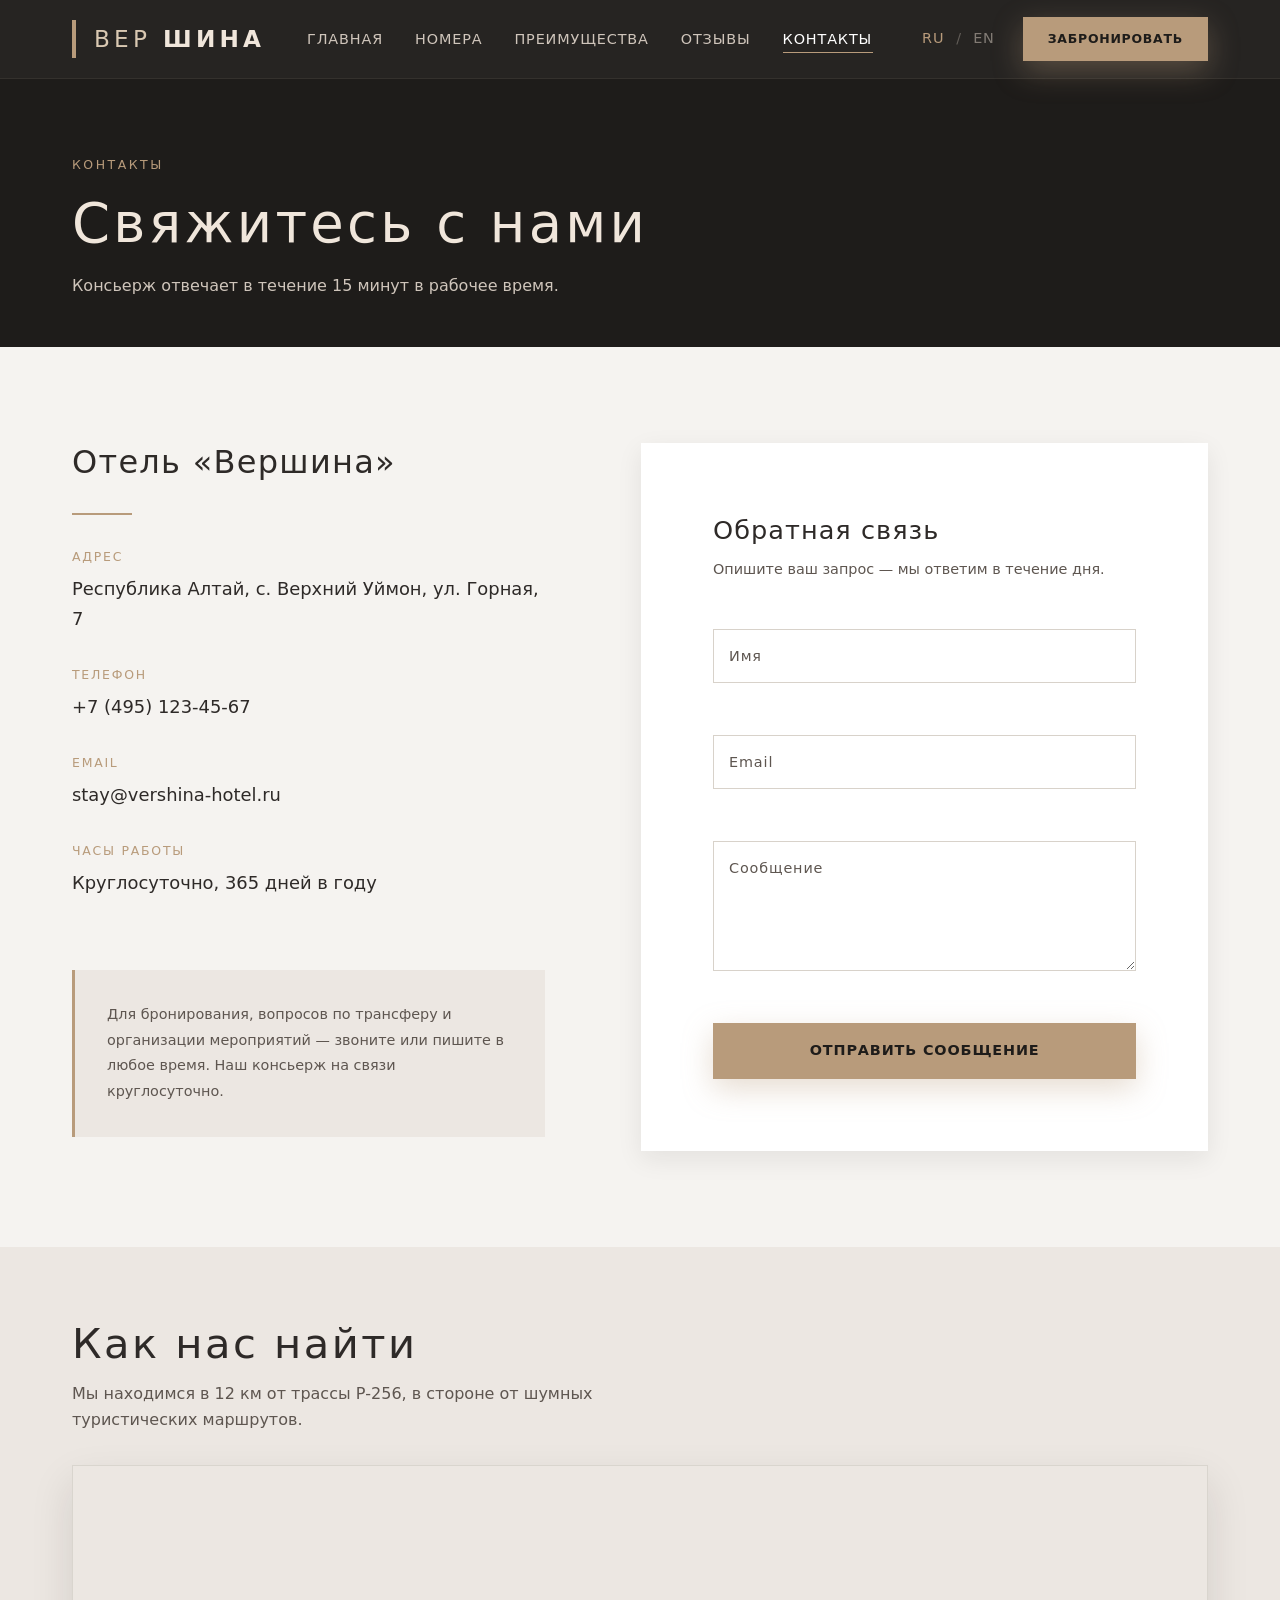
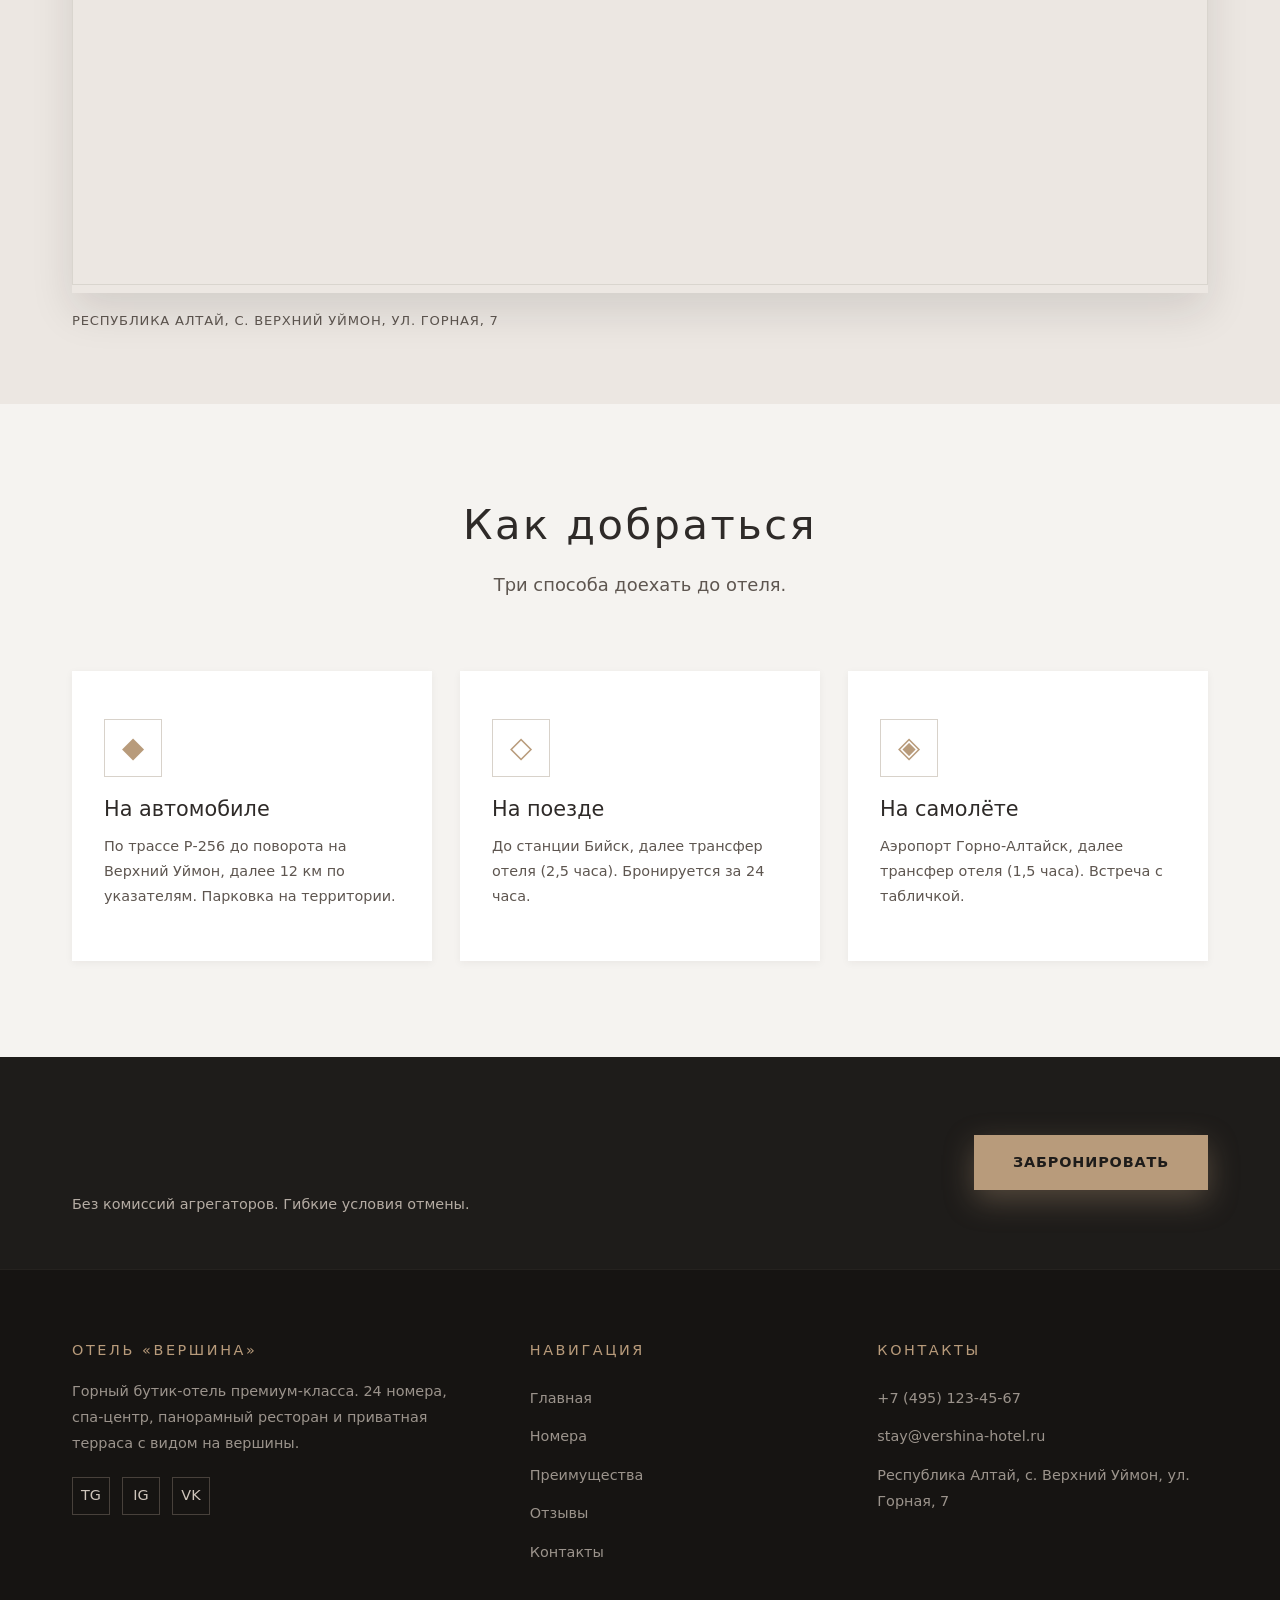
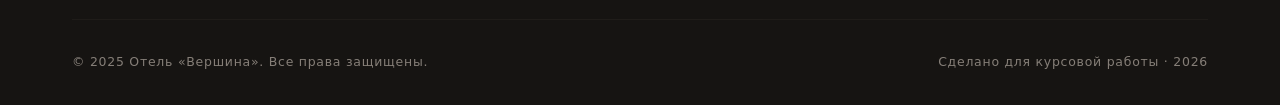
<file: contacts.html>
<!DOCTYPE html>
<html lang="ru" data-lang="ru">
<head>
  <meta charset="UTF-8">
  <meta name="viewport" content="width=device-width, initial-scale=1.0">
  <meta name="description" content="Контакты отеля «Вершина» — адрес, телефон, email, как добраться, форма обратной связи.">
  <title>Контакты — Отель «Вершина»</title>

  <link rel="stylesheet" href="css/variables.css">
  <link rel="stylesheet" href="css/base.css">
  <link rel="stylesheet" href="css/layout.css">
  <link rel="stylesheet" href="css/components.css">
  <link rel="stylesheet" href="css/animations.css">
  <link rel="stylesheet" href="css/responsive.css">

  <link rel="preconnect" href="https://images.unsplash.com">
</head>
<body>

  <div class="preloader" aria-hidden="true">
    <div class="preloader__logo">ВЕР<span>ШИНА</span></div>
    <div class="preloader__bar"></div>
  </div>

  <div class="scroll-progress" aria-hidden="true"></div>

  <header class="header">
    <div class="container header__inner">
      <a href="index.html" class="logo">ВЕР<strong>ШИНА</strong></a>

      <nav class="nav" id="main-nav">
        <ul class="nav__list">
          <li class="nav__item"><a href="index.html" class="nav__link" data-i18n="nav.home">Главная</a></li>
          <li class="nav__item"><a href="rooms.html" class="nav__link" data-i18n="nav.rooms">Номера</a></li>
          <li class="nav__item"><a href="advantages.html" class="nav__link" data-i18n="nav.advantages">Преимущества</a></li>
          <li class="nav__item"><a href="reviews.html" class="nav__link" data-i18n="nav.reviews">Отзывы</a></li>
          <li class="nav__item"><a href="contacts.html" class="nav__link" data-i18n="nav.contacts">Контакты</a></li>
        </ul>
      </nav>

      <div class="header__actions">
        <div class="lang">
          <button class="lang__btn is-active" data-lang="ru">RU</button>
          <span class="lang__sep">/</span>
          <button class="lang__btn" data-lang="en">EN</button>
        </div>
        <button class="btn btn--sm btn--header" data-modal-open="modal-book" data-i18n="nav.book">Забронировать</button>
        <button class="burger" aria-label="Меню" aria-expanded="false" aria-controls="main-nav">
          <span></span><span></span><span></span>
        </button>
      </div>
    </div>
  </header>

  <main>

    <!-- Заголовок -->
    <section style="padding-block:var(--space-2xl) var(--space-xl);background:var(--color-bg-dark);color:var(--color-text-light);">
      <div class="container">
        <span class="accent" style="letter-spacing:0.2em;text-transform:uppercase;font-size:0.78rem;" data-i18n="contact.tag">Контакты</span>
        <h1 style="color:#f0e6db;margin-top:14px;font-size:var(--fs-4xl);font-weight:300;letter-spacing:0.06em;" data-i18n="contact.title">Свяжитесь с нами</h1>
        <p style="color:#cfc5bb;max-width:640px;margin-top:16px;" data-i18n="contact.sub">Консьерж отвечает в течение 15 минут в рабочее время.</p>
      </div>
    </section>

    <!-- Инфо + форма -->
    <section class="section">
      <div class="container">
        <div style="display:grid;grid-template-columns:1fr 1.2fr;gap:var(--space-3xl);align-items:start;" class="contacts-grid">

          <!-- Левая колонка: инфо -->
          <div class="reveal-left">
            <h2 style="font-size:var(--fs-2xl);font-weight:300;letter-spacing:0.04em;margin-bottom:var(--space-lg);">Отель «Вершина»</h2>
            <div class="divider"></div>

            <div style="display:flex;flex-direction:column;gap:var(--space-lg);margin-top:var(--space-lg);">

              <div>
                <div style="font-size:var(--fs-xs);letter-spacing:0.14em;text-transform:uppercase;color:var(--color-accent);margin-bottom:6px;" data-i18n="contact.address.label">Адрес</div>
                <div style="color:var(--color-text);font-size:var(--fs-md);" data-i18n="footer.address">Республика Алтай, с. Верхний Уймон, ул. Горная, 7</div>
              </div>

              <div>
                <div style="font-size:var(--fs-xs);letter-spacing:0.14em;text-transform:uppercase;color:var(--color-accent);margin-bottom:6px;" data-i18n="contact.phone.label">Телефон</div>
                <a href="tel:+74951234567" style="color:var(--color-text);font-size:var(--fs-md);transition:color var(--tr-base);" onmouseover="this.style.color='var(--color-accent)'" onmouseout="this.style.color='var(--color-text)'" data-i18n="footer.phone">+7 (495) 123-45-67</a>
              </div>

              <div>
                <div style="font-size:var(--fs-xs);letter-spacing:0.14em;text-transform:uppercase;color:var(--color-accent);margin-bottom:6px;" data-i18n="contact.email.label">Email</div>
                <a href="mailto:stay@vershina-hotel.ru" style="color:var(--color-text);font-size:var(--fs-md);transition:color var(--tr-base);" onmouseover="this.style.color='var(--color-accent)'" onmouseout="this.style.color='var(--color-text)'" data-i18n="footer.email">stay@vershina-hotel.ru</a>
              </div>

              <div>
                <div style="font-size:var(--fs-xs);letter-spacing:0.14em;text-transform:uppercase;color:var(--color-accent);margin-bottom:6px;" data-i18n="contact.hours.label">Часы работы</div>
                <div style="color:var(--color-text);font-size:var(--fs-md);" data-i18n="contact.hours.value">Круглосуточно, 365 дней в году</div>
              </div>

            </div>

            <div style="margin-top:var(--space-2xl);padding:var(--space-lg);background:var(--color-bg-alt);border-left:3px solid var(--color-accent);">
              <p style="font-size:var(--fs-sm);color:var(--color-text-muted);line-height:1.8;">
                Для бронирования, вопросов по трансферу и организации мероприятий — звоните или пишите в любое время. Наш консьерж на связи круглосуточно.
              </p>
            </div>
          </div>

          <!-- Правая колонка: форма -->
          <div class="reveal-right" style="background:var(--color-white);padding:var(--space-2xl);box-shadow:var(--shadow-md);">
            <h3 style="font-size:var(--fs-xl);font-weight:300;letter-spacing:0.04em;margin-bottom:var(--space-sm);" data-i18n="contact.form.title">Обратная связь</h3>
            <p style="color:var(--color-text-muted);font-size:var(--fs-sm);margin-bottom:var(--space-xl);" data-i18n="contact.form.sub">Опишите ваш запрос — мы ответим в течение дня.</p>

            <form class="form" id="contact-form" novalidate>

              <div class="field">
                <input class="field__input" type="text" name="name" id="ct-name" placeholder=" " data-validate="required name" autocomplete="name" required>
                <label class="field__label" for="ct-name" data-i18n="contact.form.name">Имя</label>
                <span class="field__error"></span>
              </div>

              <div class="field">
                <input class="field__input" type="email" name="email" id="ct-email" placeholder=" " data-validate="required email" autocomplete="email" required>
                <label class="field__label" for="ct-email" data-i18n="contact.form.email">Email</label>
                <span class="field__error"></span>
              </div>

              <div class="field">
                <textarea class="field__textarea" name="message" id="ct-message" placeholder=" " data-validate="required text" required></textarea>
                <label class="field__label" for="ct-message" data-i18n="contact.form.message">Сообщение</label>
                <span class="field__error"></span>
              </div>

              <button type="submit" class="btn btn--block" data-i18n="contact.form.submit">Отправить сообщение</button>

            </form>
          </div>

        </div>
      </div>
    </section>

    <!-- Карта -->
    <section class="section section--alt" style="padding-block:var(--space-2xl);">
      <div class="container">
        <div class="reveal" style="margin-bottom:var(--space-lg);">
          <h2 class="section-title" style="margin-bottom:var(--space-sm);" data-i18n="map.title">Как нас найти</h2>
          <p style="color:var(--color-text-muted);max-width:640px;" data-i18n="map.sub">Мы находимся в 12 км от трассы Р-256, в стороне от шумных туристических маршрутов.</p>
        </div>

        <div class="reveal-scale" style="box-shadow:var(--shadow-lg);">
          <iframe
            class="map-frame"
            src="https://yandex.ru/map-widget/v1/?ll=85.742%2C50.287&z=12&pt=85.742,50.287,pm2rdm"
            loading="lazy"
            allowfullscreen
            title="Карта расположения отеля «Вершина»"></iframe>
        </div>

        <p style="margin-top:16px;color:var(--color-text-muted);letter-spacing:0.06em;text-transform:uppercase;font-size:0.82rem;" data-i18n="map.address">
          Республика Алтай, с. Верхний Уймон, ул. Горная, 7
        </p>
      </div>
    </section>

    <!-- Как добраться -->
    <section class="section">
      <div class="container">
        <div class="reveal text-center">
          <h2 class="section-title" data-i18n="contact.directions.title">Как добраться</h2>
          <p class="section-sub" data-i18n="contact.directions.sub" style="margin-inline:auto;">Три способа доехать до отеля.</p>
        </div>

        <div style="display:grid;grid-template-columns:repeat(auto-fit,minmax(280px,1fr));gap:28px;">

          <article class="card reveal delay-1">
            <span class="card__icon">◆</span>
            <h3 class="card__title" data-i18n="contact.direction.car.title">На автомобиле</h3>
            <p class="card__text" data-i18n="contact.direction.car.text">По трассе Р-256 до поворота на Верхний Уймон, далее 12 км по указателям. Парковка на территории.</p>
          </article>

          <article class="card reveal delay-2">
            <span class="card__icon">◇</span>
            <h3 class="card__title" data-i18n="contact.direction.train.title">На поезде</h3>
            <p class="card__text" data-i18n="contact.direction.train.text">До станции Бийск, далее трансфер отеля (2,5 часа). Бронируется за 24 часа.</p>
          </article>

          <article class="card reveal delay-3">
            <span class="card__icon">◈</span>
            <h3 class="card__title" data-i18n="contact.direction.plane.title">На самолёте</h3>
            <p class="card__text" data-i18n="contact.direction.plane.text">Аэропорт Горно-Алтайск, далее трансфер отеля (1,5 часа). Встреча с табличкой.</p>
          </article>

        </div>
      </div>
    </section>

    <!-- CTA -->
    <section class="section section--dark" style="background:var(--color-bg-dark);padding-block:var(--space-2xl);">
      <div class="container">
        <div class="cta" style="background:transparent;padding:0;">
          <div>
            <h2 class="cta__title" data-i18n="cta.title" data-i18n-html="true">Забронируйте <span>напрямую</span> — выгоднее на 15%</h2>
            <p class="cta__sub" data-i18n="cta.sub">Без комиссий агрегаторов. Гибкие условия отмены.</p>
          </div>
          <button class="btn btn--pulse" data-modal-open="modal-book" data-i18n="btn.book">Забронировать</button>
        </div>
      </div>
    </section>

  </main>

  <footer class="footer">
    <div class="container">
      <div class="footer__grid">
        <div>
          <h3 class="footer__title" data-i18n="footer.about.title">Отель «Вершина»</h3>
          <p class="footer__text" data-i18n="footer.about.text">
            Горный бутик-отель премиум-класса. 24 номера, спа-центр, панорамный ресторан и приватная терраса с видом на вершины.
          </p>
          <div class="footer__social">
            <a href="#" aria-label="Telegram">TG</a>
            <a href="#" aria-label="Instagram">IG</a>
            <a href="#" aria-label="VK">VK</a>
          </div>
        </div>
        <div>
          <h3 class="footer__title" data-i18n="footer.nav.title">Навигация</h3>
          <ul class="footer__list">
            <li><a href="index.html" data-i18n="nav.home">Главная</a></li>
            <li><a href="rooms.html" data-i18n="nav.rooms">Номера</a></li>
            <li><a href="advantages.html" data-i18n="nav.advantages">Преимущества</a></li>
            <li><a href="reviews.html" data-i18n="nav.reviews">Отзывы</a></li>
            <li><a href="contacts.html" data-i18n="nav.contacts">Контакты</a></li>
          </ul>
        </div>
        <div>
          <h3 class="footer__title" data-i18n="footer.contacts.title">Контакты</h3>
          <ul class="footer__list">
            <li><a href="tel:+74951234567" data-i18n="footer.phone">+7 (495) 123-45-67</a></li>
            <li><a href="mailto:stay@vershina-hotel.ru" data-i18n="footer.email">stay@vershina-hotel.ru</a></li>
            <li><span style="color:var(--color-text-light);opacity:0.72;font-size:var(--fs-sm);" data-i18n="footer.address">Республика Алтай, с. Верхний Уймон, ул. Горная, 7</span></li>
          </ul>
        </div>
      </div>
      <div class="footer__bottom">
        <span data-i18n="footer.copy">© 2025 Отель «Вершина». Все права защищены.</span>
        <span>Сделано для курсовой работы · <span data-year>2025</span></span>
      </div>
    </div>
  </footer>

  <button class="to-top" aria-label="Наверх">
    <svg viewBox="0 0 24 24" fill="none" stroke="currentColor" stroke-width="2" stroke-linecap="round" stroke-linejoin="round">
      <polyline points="18 15 12 9 6 15"></polyline>
    </svg>
  </button>

  <!-- Модалка бронирования -->
  <div class="modal" id="modal-book" aria-hidden="true" role="dialog">
    <div class="modal__dialog">
      <button class="modal__close" data-modal-close aria-label="Закрыть">&times;</button>
      <div class="modal__content">
        <h3 class="modal__title" data-i18n="modal.book.title">Бронирование</h3>
        <p class="modal__sub" data-i18n="modal.book.sub">Заполните форму — консьерж свяжется с вами в течение 15 минут.</p>

        <form class="form" id="booking-form" novalidate>
          <div class="field">
            <input class="field__input" type="text" name="name" id="book-name-5" placeholder=" " data-validate="required name" required>
            <label class="field__label" for="book-name-5" data-i18n="modal.book.name">Имя и фамилия</label>
            <span class="field__error"></span>
          </div>
          <div class="field">
            <input class="field__input" type="tel" name="phone" id="book-phone-5" placeholder=" " data-validate="required phone" required>
            <label class="field__label" for="book-phone-5" data-i18n="modal.book.phone">Телефон</label>
            <span class="field__error"></span>
          </div>
          <div class="form__row">
            <div class="field">
              <input class="field__input" type="date" name="checkin" id="book-ci-5" placeholder=" " data-validate="required" required>
              <label class="field__label" for="book-ci-5" data-i18n="modal.book.checkin">Дата заезда</label>
              <span class="field__error"></span>
            </div>
            <div class="field">
              <input class="field__input" type="date" name="checkout" id="book-co-5" placeholder=" " data-validate="required" required>
              <label class="field__label" for="book-co-5" data-i18n="modal.book.checkout">Дата выезда</label>
              <span class="field__error"></span>
            </div>
          </div>
          <div class="field">
            <select class="field__select" name="roomtype" id="book-rt-5" required>
              <option value="standard" data-i18n="rooms.filter.standard">Стандарт</option>
              <option value="lux" data-i18n="rooms.filter.lux">Люкс</option>
              <option value="panorama" data-i18n="rooms.filter.panorama">Панорамный</option>
              <option value="suite" data-i18n="rooms.filter.suite">Сьют</option>
            </select>
            <label class="field__label" for="book-rt-5" data-i18n="modal.book.roomtype">Тип номера</label>
            <span class="field__error"></span>
          </div>
          <div class="field">
            <select class="field__select" name="guests" id="book-g-5" required>
              <option value="1">1</option>
              <option value="2" selected>2</option>
              <option value="3">3</option>
              <option value="4">4</option>
            </select>
            <label class="field__label" for="book-g-5" data-i18n="modal.book.guests">Гостей</label>
            <span class="field__error"></span>
          </div>
          <button type="submit" class="btn btn--block" data-i18n="modal.book.submit">Отправить заявку</button>
        </form>
      </div>
    </div>
  </div>

  <script src="js/i18n.js"></script>
  <script src="js/scroll.js"></script>
  <script src="js/nav.js"></script>
  <script src="js/modals.js"></script>
  <script src="js/forms.js"></script>
  <script src="js/rooms.js"></script>
  <script src="js/main.js"></script>
</body>
</html>
</file>
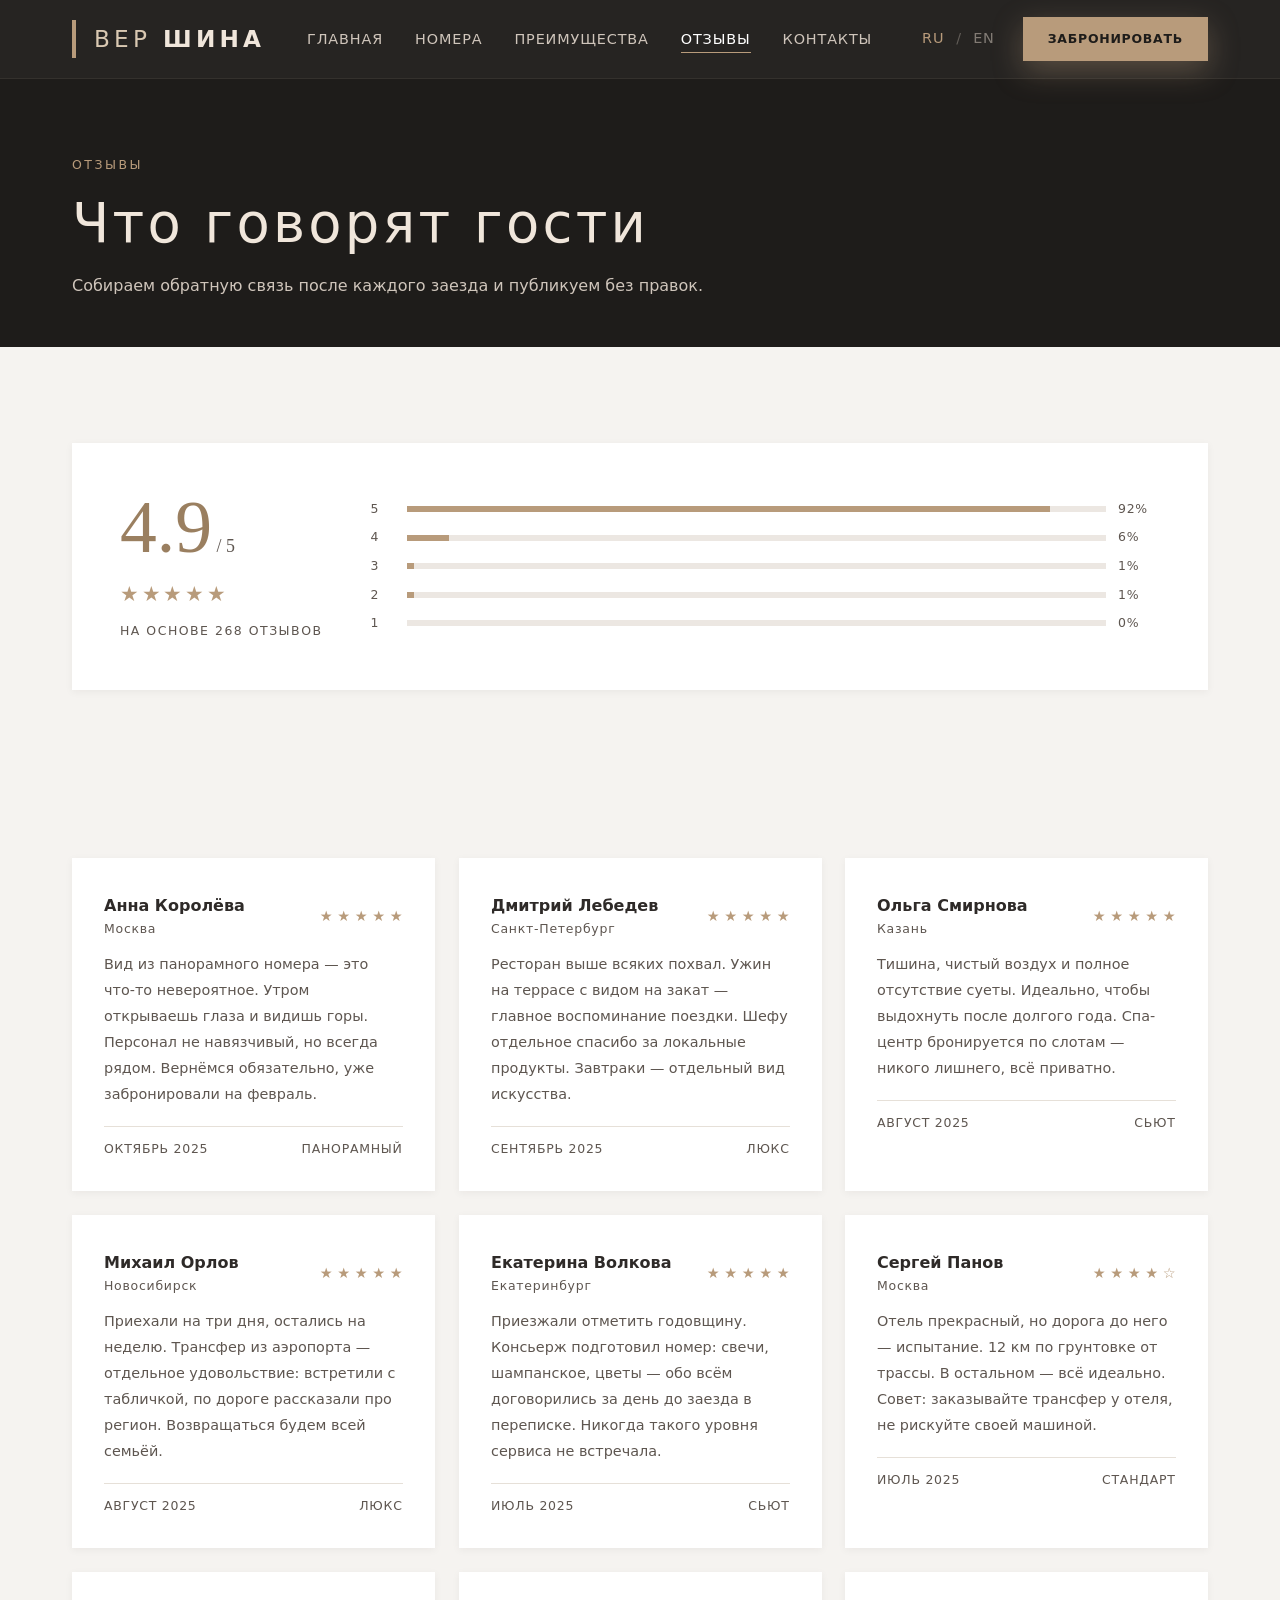
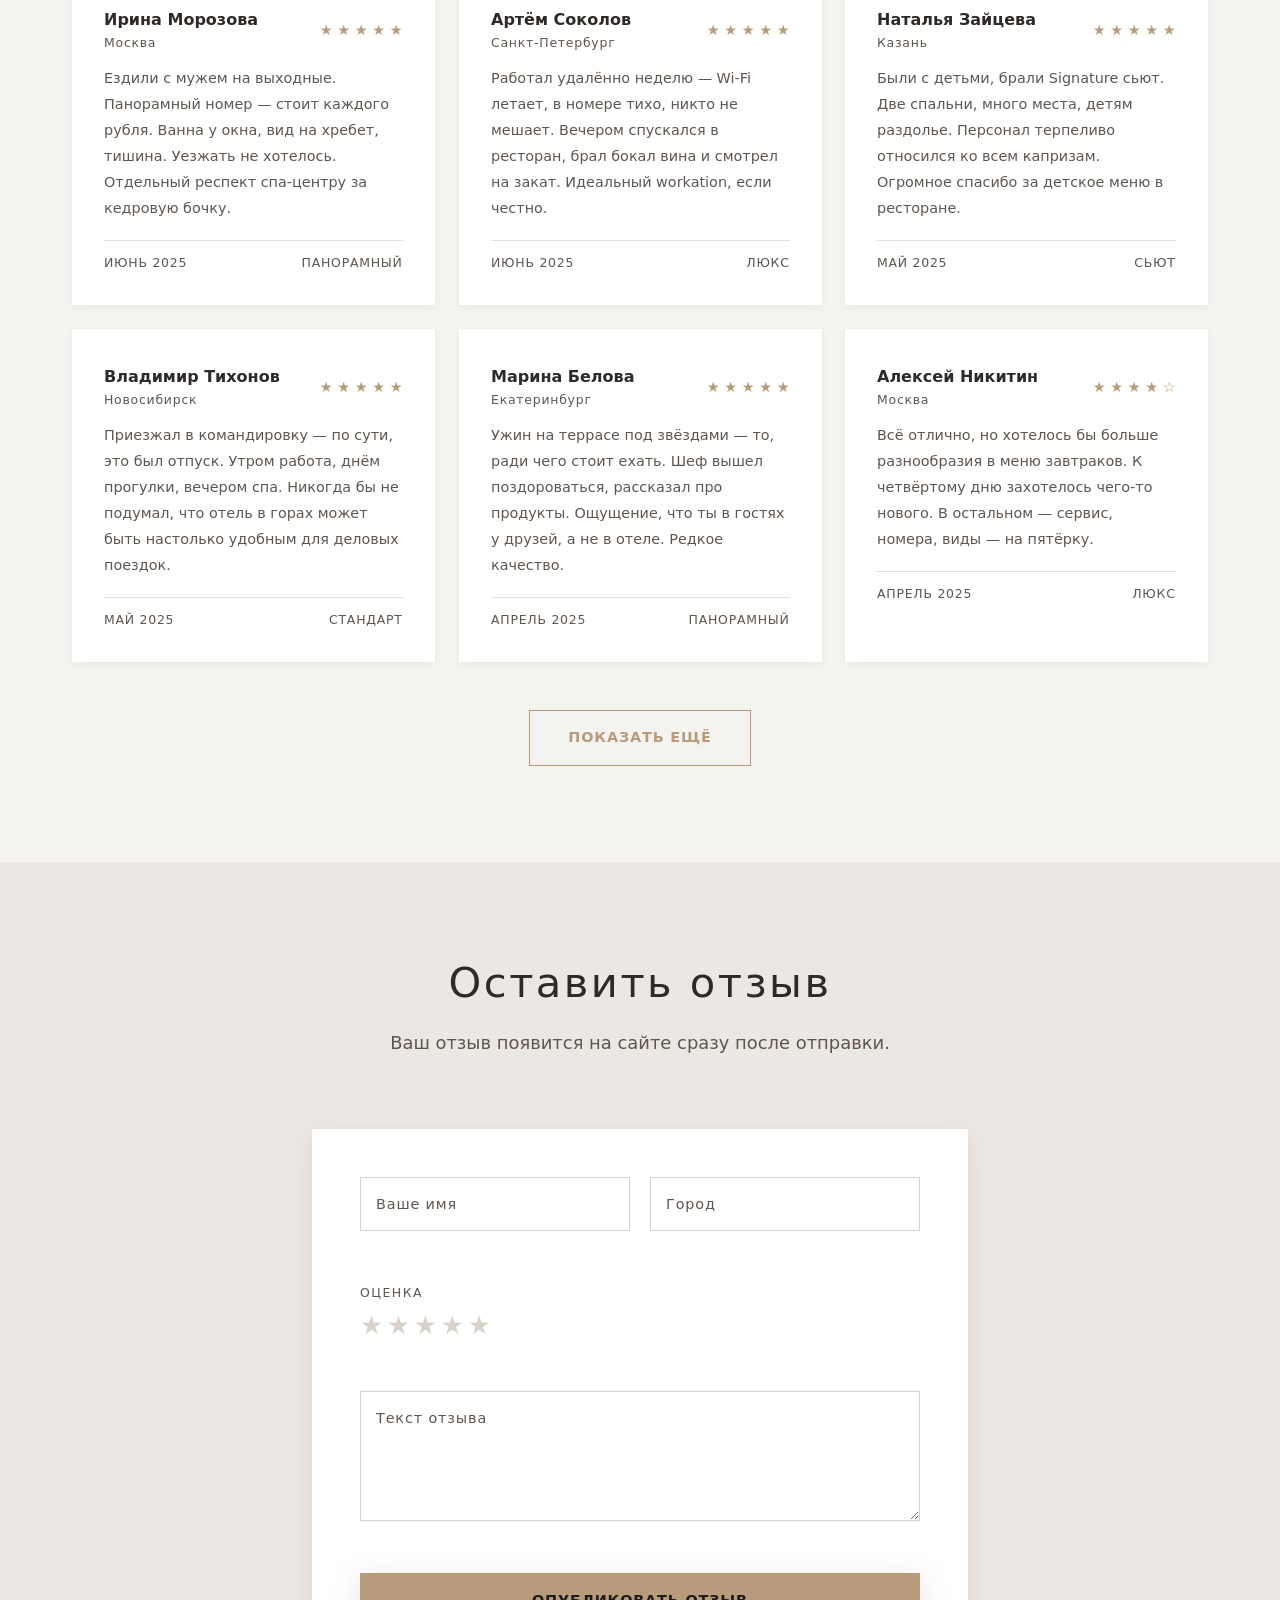
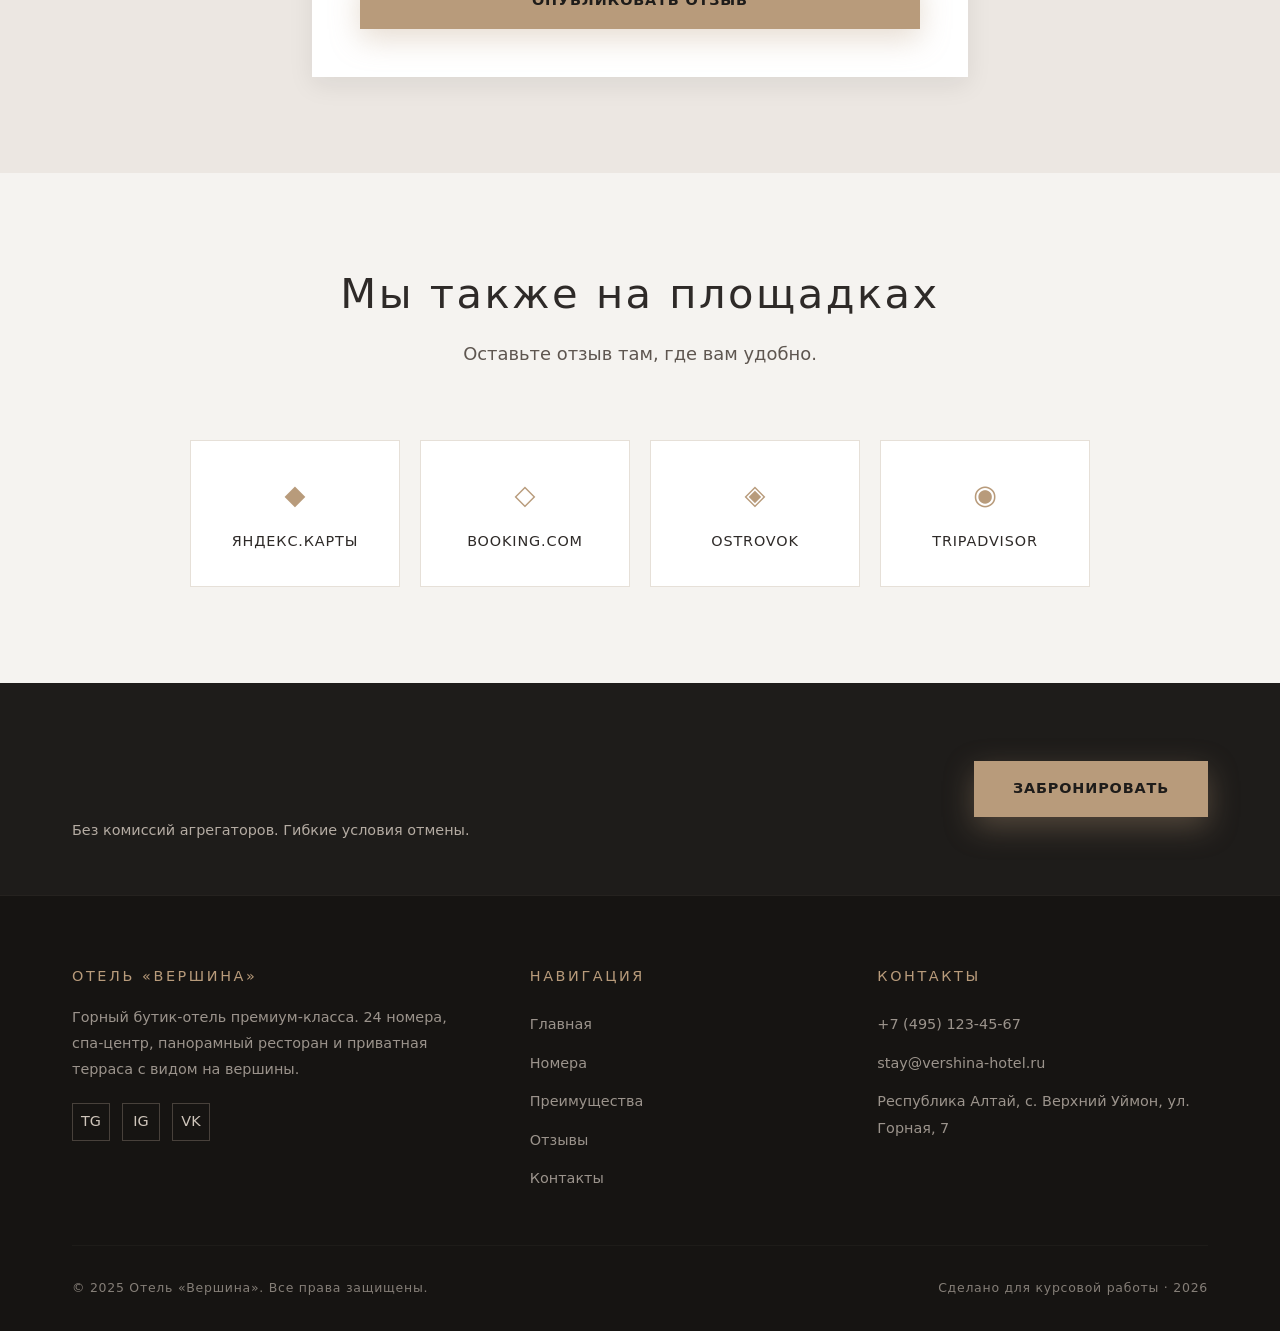
<file: reviews.html>
<!DOCTYPE html>
<html lang="ru" data-lang="ru">
<head>
  <meta charset="UTF-8">
  <meta name="viewport" content="width=device-width, initial-scale=1.0">
  <meta name="description" content="Отзывы гостей отеля «Вершина». Средняя оценка 4.9 из 5 на основе 268 отзывов.">
  <title>Отзывы — Отель «Вершина»</title>

  <link rel="stylesheet" href="css/variables.css">
  <link rel="stylesheet" href="css/base.css">
  <link rel="stylesheet" href="css/layout.css">
  <link rel="stylesheet" href="css/components.css">
  <link rel="stylesheet" href="css/animations.css">
  <link rel="stylesheet" href="css/responsive.css">

  <link rel="preconnect" href="https://images.unsplash.com">
</head>
<body>

  <div class="preloader" aria-hidden="true">
    <div class="preloader__logo">ВЕР<span>ШИНА</span></div>
    <div class="preloader__bar"></div>
  </div>

  <div class="scroll-progress" aria-hidden="true"></div>

  <header class="header">
    <div class="container header__inner">
      <a href="index.html" class="logo">ВЕР<strong>ШИНА</strong></a>

      <nav class="nav" id="main-nav">
        <ul class="nav__list">
          <li class="nav__item"><a href="index.html" class="nav__link" data-i18n="nav.home">Главная</a></li>
          <li class="nav__item"><a href="rooms.html" class="nav__link" data-i18n="nav.rooms">Номера</a></li>
          <li class="nav__item"><a href="advantages.html" class="nav__link" data-i18n="nav.advantages">Преимущества</a></li>
          <li class="nav__item"><a href="reviews.html" class="nav__link" data-i18n="nav.reviews">Отзывы</a></li>
          <li class="nav__item"><a href="contacts.html" class="nav__link" data-i18n="nav.contacts">Контакты</a></li>
        </ul>
      </nav>

      <div class="header__actions">
        <div class="lang">
          <button class="lang__btn is-active" data-lang="ru">RU</button>
          <span class="lang__sep">/</span>
          <button class="lang__btn" data-lang="en">EN</button>
        </div>
        <button class="btn btn--sm btn--header" data-modal-open="modal-book" data-i18n="nav.book">Забронировать</button>
        <button class="burger" aria-label="Меню" aria-expanded="false" aria-controls="main-nav">
          <span></span><span></span><span></span>
        </button>
      </div>
    </div>
  </header>

  <main>

    <!-- Заголовок раздела -->
    <section style="padding-block:var(--space-2xl) var(--space-xl);background:var(--color-bg-dark);color:var(--color-text-light);">
      <div class="container">
        <span class="accent" style="letter-spacing:0.2em;text-transform:uppercase;font-size:0.78rem;" data-i18n="rev.tag">Отзывы</span>
        <h1 style="color:#f0e6db;margin-top:14px;font-size:var(--fs-4xl);font-weight:300;letter-spacing:0.06em;" data-i18n="rev.title">Что говорят гости</h1>
        <p style="color:#cfc5bb;max-width:640px;margin-top:16px;" data-i18n="rev.sub">Собираем обратную связь после каждого заезда и публикуем без правок.</p>
      </div>
    </section>

    <!-- Рейтинг-блок -->
    <section class="section" style="padding-bottom:var(--space-xl);">
      <div class="container">
        <div class="rating reveal" data-rating>
          <div>
            <div class="rating__score">4.9<small> / 5</small></div>
            <div class="stars stars--lg stars--animated" style="margin-top:12px;">
              <i style="font-style:normal;">★</i><i style="font-style:normal;">★</i><i style="font-style:normal;">★</i><i style="font-style:normal;">★</i><i style="font-style:normal;">★</i>
            </div>
            <p style="margin-top:10px;font-size:var(--fs-xs);letter-spacing:0.12em;text-transform:uppercase;color:var(--color-text-muted);" data-i18n="rev.rating.count">на основе 268 отзывов</p>
          </div>

          <div class="rating__bars">
            <div class="rating__row">
              <span>5</span>
              <span class="rating__track"><span class="rating__fill" data-value="92"></span></span>
              <span>92%</span>
            </div>
            <div class="rating__row">
              <span>4</span>
              <span class="rating__track"><span class="rating__fill" data-value="6"></span></span>
              <span>6%</span>
            </div>
            <div class="rating__row">
              <span>3</span>
              <span class="rating__track"><span class="rating__fill" data-value="1"></span></span>
              <span>1%</span>
            </div>
            <div class="rating__row">
              <span>2</span>
              <span class="rating__track"><span class="rating__fill" data-value="1"></span></span>
              <span>1%</span>
            </div>
            <div class="rating__row">
              <span>1</span>
              <span class="rating__track"><span class="rating__fill" data-value="0"></span></span>
              <span>0%</span>
            </div>
          </div>
        </div>
      </div>
    </section>

    <!-- Сетка отзывов -->
    <section class="section" style="padding-top:var(--space-xl);">
      <div class="container">
        <div data-reviews-grid style="display:grid;grid-template-columns:repeat(auto-fit,minmax(320px,1fr));gap:24px;">

          <!-- 1 -->
          <article class="review reveal delay-1">
            <div class="review__head">
              <div class="review__author">
                <span class="review__name">Анна Королёва</span>
                <span class="review__city">Москва</span>
              </div>
              <div class="stars">★ ★ ★ ★ ★</div>
            </div>
            <p class="review__text">Вид из панорамного номера — это что-то невероятное. Утром открываешь глаза и видишь горы. Персонал не навязчивый, но всегда рядом. Вернёмся обязательно, уже забронировали на февраль.</p>
            <div class="review__foot"><span>Октябрь 2025</span><span>Панорамный</span></div>
          </article>

          <!-- 2 -->
          <article class="review reveal delay-2">
            <div class="review__head">
              <div class="review__author">
                <span class="review__name">Дмитрий Лебедев</span>
                <span class="review__city">Санкт-Петербург</span>
              </div>
              <div class="stars">★ ★ ★ ★ ★</div>
            </div>
            <p class="review__text">Ресторан выше всяких похвал. Ужин на террасе с видом на закат — главное воспоминание поездки. Шефу отдельное спасибо за локальные продукты. Завтраки — отдельный вид искусства.</p>
            <div class="review__foot"><span>Сентябрь 2025</span><span>Люкс</span></div>
          </article>

          <!-- 3 -->
          <article class="review reveal delay-3">
            <div class="review__head">
              <div class="review__author">
                <span class="review__name">Ольга Смирнова</span>
                <span class="review__city">Казань</span>
              </div>
              <div class="stars">★ ★ ★ ★ ★</div>
            </div>
            <p class="review__text">Тишина, чистый воздух и полное отсутствие суеты. Идеально, чтобы выдохнуть после долгого года. Спа-центр бронируется по слотам — никого лишнего, всё приватно.</p>
            <div class="review__foot"><span>Август 2025</span><span>Сьют</span></div>
          </article>

          <!-- 4 -->
          <article class="review reveal delay-4">
            <div class="review__head">
              <div class="review__author">
                <span class="review__name">Михаил Орлов</span>
                <span class="review__city">Новосибирск</span>
              </div>
              <div class="stars">★ ★ ★ ★ ★</div>
            </div>
            <p class="review__text">Приехали на три дня, остались на неделю. Трансфер из аэропорта — отдельное удовольствие: встретили с табличкой, по дороге рассказали про регион. Возвращаться будем всей семьёй.</p>
            <div class="review__foot"><span>Август 2025</span><span>Люкс</span></div>
          </article>

          <!-- 5 -->
          <article class="review reveal delay-5">
            <div class="review__head">
              <div class="review__author">
                <span class="review__name">Екатерина Волкова</span>
                <span class="review__city">Екатеринбург</span>
              </div>
              <div class="stars">★ ★ ★ ★ ★</div>
            </div>
            <p class="review__text">Приезжали отметить годовщину. Консьерж подготовил номер: свечи, шампанское, цветы — обо всём договорились за день до заезда в переписке. Никогда такого уровня сервиса не встречала.</p>
            <div class="review__foot"><span>Июль 2025</span><span>Сьют</span></div>
          </article>

          <!-- 6 -->
          <article class="review reveal delay-6">
            <div class="review__head">
              <div class="review__author">
                <span class="review__name">Сергей Панов</span>
                <span class="review__city">Москва</span>
              </div>
              <div class="stars">★ ★ ★ ★ ☆</div>
            </div>
            <p class="review__text">Отель прекрасный, но дорога до него — испытание. 12 км по грунтовке от трассы. В остальном — всё идеально. Совет: заказывайте трансфер у отеля, не рискуйте своей машиной.</p>
            <div class="review__foot"><span>Июль 2025</span><span>Стандарт</span></div>
          </article>

          <!-- 7 -->
          <article class="review reveal delay-1">
            <div class="review__head">
              <div class="review__author">
                <span class="review__name">Ирина Морозова</span>
                <span class="review__city">Москва</span>
              </div>
              <div class="stars">★ ★ ★ ★ ★</div>
            </div>
            <p class="review__text">Ездили с мужем на выходные. Панорамный номер — стоит каждого рубля. Ванна у окна, вид на хребет, тишина. Уезжать не хотелось. Отдельный респект спа-центру за кедровую бочку.</p>
            <div class="review__foot"><span>Июнь 2025</span><span>Панорамный</span></div>
          </article>

          <!-- 8 -->
          <article class="review reveal delay-2">
            <div class="review__head">
              <div class="review__author">
                <span class="review__name">Артём Соколов</span>
                <span class="review__city">Санкт-Петербург</span>
              </div>
              <div class="stars">★ ★ ★ ★ ★</div>
            </div>
            <p class="review__text">Работал удалённо неделю — Wi-Fi летает, в номере тихо, никто не мешает. Вечером спускался в ресторан, брал бокал вина и смотрел на закат. Идеальный workation, если честно.</p>
            <div class="review__foot"><span>Июнь 2025</span><span>Люкс</span></div>
          </article>

          <!-- 9 -->
          <article class="review reveal delay-3">
            <div class="review__head">
              <div class="review__author">
                <span class="review__name">Наталья Зайцева</span>
                <span class="review__city">Казань</span>
              </div>
              <div class="stars">★ ★ ★ ★ ★</div>
            </div>
            <p class="review__text">Были с детьми, брали Signature сьют. Две спальни, много места, детям раздолье. Персонал терпеливо относился ко всем капризам. Огромное спасибо за детское меню в ресторане.</p>
            <div class="review__foot"><span>Май 2025</span><span>Сьют</span></div>
          </article>

          <!-- 10 -->
          <article class="review reveal delay-4">
            <div class="review__head">
              <div class="review__author">
                <span class="review__name">Владимир Тихонов</span>
                <span class="review__city">Новосибирск</span>
              </div>
              <div class="stars">★ ★ ★ ★ ★</div>
            </div>
            <p class="review__text">Приезжал в командировку — по сути, это был отпуск. Утром работа, днём прогулки, вечером спа. Никогда бы не подумал, что отель в горах может быть настолько удобным для деловых поездок.</p>
            <div class="review__foot"><span>Май 2025</span><span>Стандарт</span></div>
          </article>

          <!-- 11 -->
          <article class="review reveal delay-5">
            <div class="review__head">
              <div class="review__author">
                <span class="review__name">Марина Белова</span>
                <span class="review__city">Екатеринбург</span>
              </div>
              <div class="stars">★ ★ ★ ★ ★</div>
            </div>
            <p class="review__text">Ужин на террасе под звёздами — то, ради чего стоит ехать. Шеф вышел поздороваться, рассказал про продукты. Ощущение, что ты в гостях у друзей, а не в отеле. Редкое качество.</p>
            <div class="review__foot"><span>Апрель 2025</span><span>Панорамный</span></div>
          </article>

          <!-- 12 -->
          <article class="review reveal delay-6">
            <div class="review__head">
              <div class="review__author">
                <span class="review__name">Алексей Никитин</span>
                <span class="review__city">Москва</span>
              </div>
              <div class="stars">★ ★ ★ ★ ☆</div>
            </div>
            <p class="review__text">Всё отлично, но хотелось бы больше разнообразия в меню завтраков. К четвёртому дню захотелось чего-то нового. В остальном — сервис, номера, виды — на пятёрку.</p>
            <div class="review__foot"><span>Апрель 2025</span><span>Люкс</span></div>
          </article>

        </div>

        <div style="text-align:center;margin-top:48px;" class="reveal">
          <button class="btn btn--outline" data-show-more data-i18n="btn.showMore">Показать ещё</button>
        </div>
      </div>
    </section>

    <!-- Форма отзыва -->
    <section class="section section--alt">
      <div class="container" style="max-width:720px;">
        <div class="reveal text-center" style="margin-bottom:var(--space-xl);">
          <h2 class="section-title" data-i18n="rev.form.title">Оставить отзыв</h2>
          <p class="section-sub" data-i18n="rev.form.sub" style="margin-inline:auto;">Ваш отзыв появится на сайте сразу после отправки.</p>
        </div>

        <form class="form reveal" id="review-form" novalidate style="background:var(--color-white);padding:var(--space-xl);box-shadow:var(--shadow-md);">

          <div class="form__row">
            <div class="field">
              <input class="field__input" type="text" name="name" id="rev-name" placeholder=" " data-validate="required name" required>
              <label class="field__label" for="rev-name" data-i18n="rev.form.name">Ваше имя</label>
              <span class="field__error"></span>
            </div>
            <div class="field">
              <input class="field__input" type="text" name="city" id="rev-city" placeholder=" " autocomplete="address-level2">
              <label class="field__label" for="rev-city" data-i18n="rev.form.city">Город</label>
              <span class="field__error"></span>
            </div>
          </div>

          <div class="field">
            <label style="font-size:var(--fs-xs);letter-spacing:0.12em;text-transform:uppercase;color:var(--color-text-muted);margin-bottom:10px;display:block;" data-i18n="rev.form.rating">Оценка</label>
            <div class="stars__input">
              <button type="button" data-value="1" aria-label="1">★</button>
              <button type="button" data-value="2" aria-label="2">★</button>
              <button type="button" data-value="3" aria-label="3">★</button>
              <button type="button" data-value="4" aria-label="4">★</button>
              <button type="button" data-value="5" aria-label="5">★</button>
            </div>
            <input type="hidden" name="rating" value="">
            <span class="field__error"></span>
          </div>

          <div class="field">
            <textarea class="field__textarea" name="text" id="rev-text" placeholder=" " data-validate="required text" required></textarea>
            <label class="field__label" for="rev-text" data-i18n="rev.form.text">Текст отзыва</label>
            <span class="field__error"></span>
          </div>

          <button type="submit" class="btn btn--block" data-i18n="rev.form.submit">Опубликовать отзыв</button>
        </form>
      </div>
    </section>

    <!-- Площадки -->
    <section class="section">
      <div class="container">
        <div class="reveal text-center">
          <h2 class="section-title" data-i18n="rev.platforms.title">Мы также на площадках</h2>
          <p class="section-sub" data-i18n="rev.platforms.sub" style="margin-inline:auto;">Оставьте отзыв там, где вам удобно.</p>
        </div>

        <div style="display:grid;grid-template-columns:repeat(auto-fit,minmax(200px,1fr));gap:20px;max-width:900px;margin-inline:auto;">
          <a href="#" class="tile reveal delay-1" style="text-decoration:none;">
            <span class="tile__icon">◆</span>
            <span class="tile__label">Яндекс.Карты</span>
          </a>
          <a href="#" class="tile reveal delay-2" style="text-decoration:none;">
            <span class="tile__icon">◇</span>
            <span class="tile__label">Booking.com</span>
          </a>
          <a href="#" class="tile reveal delay-3" style="text-decoration:none;">
            <span class="tile__icon">◈</span>
            <span class="tile__label">Ostrovok</span>
          </a>
          <a href="#" class="tile reveal delay-4" style="text-decoration:none;">
            <span class="tile__icon">◉</span>
            <span class="tile__label">Tripadvisor</span>
          </a>
        </div>
      </div>
    </section>

    <!-- CTA -->
    <section class="section section--dark" style="background:var(--color-bg-dark);padding-block:var(--space-2xl);">
      <div class="container">
        <div class="cta" style="background:transparent;padding:0;">
          <div>
            <h2 class="cta__title" data-i18n="cta.title" data-i18n-html="true">Забронируйте <span>напрямую</span> — выгоднее на 15%</h2>
            <p class="cta__sub" data-i18n="cta.sub">Без комиссий агрегаторов. Гибкие условия отмены.</p>
          </div>
          <button class="btn btn--pulse" data-modal-open="modal-book" data-i18n="btn.book">Забронировать</button>
        </div>
      </div>
    </section>

  </main>

  <footer class="footer">
    <div class="container">
      <div class="footer__grid">
        <div>
          <h3 class="footer__title" data-i18n="footer.about.title">Отель «Вершина»</h3>
          <p class="footer__text" data-i18n="footer.about.text">
            Горный бутик-отель премиум-класса. 24 номера, спа-центр, панорамный ресторан и приватная терраса с видом на вершины.
          </p>
          <div class="footer__social">
            <a href="#" aria-label="Telegram">TG</a>
            <a href="#" aria-label="Instagram">IG</a>
            <a href="#" aria-label="VK">VK</a>
          </div>
        </div>
        <div>
          <h3 class="footer__title" data-i18n="footer.nav.title">Навигация</h3>
          <ul class="footer__list">
            <li><a href="index.html" data-i18n="nav.home">Главная</a></li>
            <li><a href="rooms.html" data-i18n="nav.rooms">Номера</a></li>
            <li><a href="advantages.html" data-i18n="nav.advantages">Преимущества</a></li>
            <li><a href="reviews.html" data-i18n="nav.reviews">Отзывы</a></li>
            <li><a href="contacts.html" data-i18n="nav.contacts">Контакты</a></li>
          </ul>
        </div>
        <div>
          <h3 class="footer__title" data-i18n="footer.contacts.title">Контакты</h3>
          <ul class="footer__list">
            <li><a href="tel:+74951234567" data-i18n="footer.phone">+7 (495) 123-45-67</a></li>
            <li><a href="mailto:stay@vershina-hotel.ru" data-i18n="footer.email">stay@vershina-hotel.ru</a></li>
            <li><span style="color:var(--color-text-light);opacity:0.72;font-size:var(--fs-sm);" data-i18n="footer.address">Республика Алтай, с. Верхний Уймон, ул. Горная, 7</span></li>
          </ul>
        </div>
      </div>
      <div class="footer__bottom">
        <span data-i18n="footer.copy">© 2025 Отель «Вершина». Все права защищены.</span>
        <span>Сделано для курсовой работы · <span data-year>2025</span></span>
      </div>
    </div>
  </footer>

  <button class="to-top" aria-label="Наверх">
    <svg viewBox="0 0 24 24" fill="none" stroke="currentColor" stroke-width="2" stroke-linecap="round" stroke-linejoin="round">
      <polyline points="18 15 12 9 6 15"></polyline>
    </svg>
  </button>

  <!-- Модалка бронирования -->
  <div class="modal" id="modal-book" aria-hidden="true" role="dialog">
    <div class="modal__dialog">
      <button class="modal__close" data-modal-close aria-label="Закрыть">&times;</button>
      <div class="modal__content">
        <h3 class="modal__title" data-i18n="modal.book.title">Бронирование</h3>
        <p class="modal__sub" data-i18n="modal.book.sub">Заполните форму — консьерж свяжется с вами в течение 15 минут.</p>

        <form class="form" id="booking-form" novalidate>
          <div class="field">
            <input class="field__input" type="text" name="name" id="book-name-4" placeholder=" " data-validate="required name" required>
            <label class="field__label" for="book-name-4" data-i18n="modal.book.name">Имя и фамилия</label>
            <span class="field__error"></span>
          </div>
          <div class="field">
            <input class="field__input" type="tel" name="phone" id="book-phone-4" placeholder=" " data-validate="required phone" required>
            <label class="field__label" for="book-phone-4" data-i18n="modal.book.phone">Телефон</label>
            <span class="field__error"></span>
          </div>
          <div class="form__row">
            <div class="field">
              <input class="field__input" type="date" name="checkin" id="book-ci-4" placeholder=" " data-validate="required" required>
              <label class="field__label" for="book-ci-4" data-i18n="modal.book.checkin">Дата заезда</label>
              <span class="field__error"></span>
            </div>
            <div class="field">
              <input class="field__input" type="date" name="checkout" id="book-co-4" placeholder=" " data-validate="required" required>
              <label class="field__label" for="book-co-4" data-i18n="modal.book.checkout">Дата выезда</label>
              <span class="field__error"></span>
            </div>
          </div>
          <div class="field">
            <select class="field__select" name="roomtype" id="book-rt-4" required>
              <option value="standard" data-i18n="rooms.filter.standard">Стандарт</option>
              <option value="lux" data-i18n="rooms.filter.lux">Люкс</option>
              <option value="panorama" data-i18n="rooms.filter.panorama">Панорамный</option>
              <option value="suite" data-i18n="rooms.filter.suite">Сьют</option>
            </select>
            <label class="field__label" for="book-rt-4" data-i18n="modal.book.roomtype">Тип номера</label>
            <span class="field__error"></span>
          </div>
          <div class="field">
            <select class="field__select" name="guests" id="book-g-4" required>
              <option value="1">1</option>
              <option value="2" selected>2</option>
              <option value="3">3</option>
              <option value="4">4</option>
            </select>
            <label class="field__label" for="book-g-4" data-i18n="modal.book.guests">Гостей</label>
            <span class="field__error"></span>
          </div>
          <button type="submit" class="btn btn--block" data-i18n="modal.book.submit">Отправить заявку</button>
        </form>
      </div>
    </div>
  </div>

  <script src="js/i18n.js"></script>
  <script src="js/scroll.js"></script>
  <script src="js/nav.js"></script>
  <script src="js/modals.js"></script>
  <script src="js/forms.js"></script>
  <script src="js/rooms.js"></script>
  <script src="js/main.js"></script>
</body>
</html>
</file>
<file: css/variables.css>
/* ============================================================
   VARIABLES — палитра, типографика, отступы, тени
   ============================================================ */

   :root {
    /* --- ЦВЕТА --- */
    --color-bg:            #f5f3f0;
    --color-bg-alt:        #ece7e2;
    --color-bg-dark:       #1e1c1a;
    --color-bg-darker:     #161412;
    --color-accent:        #b89b7b;
    --color-accent-light:  #d9c8b2;
    --color-accent-dark:   #9a7f60;
    --color-text:          #2e2a28;
    --color-text-muted:    #5e5650;
    --color-text-light:    #cfc5bb;
    --color-border:        #d8d2ca;
    --color-border-light:  #e6e0d8;
    --color-white:         #ffffff;
    --color-success:       #5a7d5a;
    --color-error:         #a85a4a;
    --color-overlay:       rgba(30, 28, 26, 0.72);
  
    /* --- ТИПОГРАФИКА --- */
    --font-base:    'Segoe UI', Roboto, system-ui, -apple-system, sans-serif;
    --font-display: Georgia, 'Times New Roman', serif;
  
    --fs-xs:   0.78rem;
    --fs-sm:   0.9rem;
    --fs-base: 1rem;
    --fs-md:   1.12rem;
    --fs-lg:   1.3rem;
    --fs-xl:   1.6rem;
    --fs-2xl:  2rem;
    --fs-3xl:  2.6rem;
    --fs-4xl:  3.4rem;
    --fs-5xl:  4.2rem;
  
    --lh-tight: 1.2;
    --lh-base:  1.65;
  
    --ls-tight: -0.01em;
    --ls-base:  0;
    --ls-wide:  0.06em;
    --ls-wider: 0.18em;
  
    /* --- ОТСТУПЫ --- */
    --space-xs:  6px;
    --space-sm:  12px;
    --space-md:  20px;
    --space-lg:  32px;
    --space-xl:  48px;
    --space-2xl: 72px;
    --space-3xl: 96px;
  
    /* --- РАДИУСЫ --- */
    --radius-none: 0;
    --radius-sm:   4px;
    --radius-md:   8px;
    --radius-lg:   16px;
    --radius-full: 999px;
  
    /* --- ТЕНИ --- */
    --shadow-sm:  0 2px 8px rgba(30, 28, 26, 0.05);
    --shadow-md:  0 8px 24px rgba(30, 28, 26, 0.08);
    --shadow-lg:  0 18px 40px rgba(30, 28, 26, 0.12);
    --shadow-xl:  0 28px 60px rgba(30, 28, 26, 0.18);
    --shadow-accent: 0 10px 30px rgba(184, 155, 123, 0.35);
  
    /* --- ПЕРЕХОДЫ --- */
    --tr-fast:   0.18s ease;
    --tr-base:   0.32s cubic-bezier(0.22, 1, 0.36, 1);
    --tr-slow:   0.6s cubic-bezier(0.22, 1, 0.36, 1);
    --tr-slower: 0.9s cubic-bezier(0.22, 1, 0.36, 1);
  
    /* --- РАЗМЕРЫ --- */
    --container-max: 1200px;
    --header-h:      78px;
    --header-h-sm:   64px;
    --z-header:      1000;
    --z-modal:       2000;
    --z-top-btn:     1500;
    --z-loader:      3000;
  }
</file>
<file: css/base.css>
/* ============================================================
   BASE — reset, типографика, утилиты
   ============================================================ */

   *,
   *::before,
   *::after {
     margin: 0;
     padding: 0;
     box-sizing: border-box;
   }
   
   html {
     scroll-behavior: smooth;
     -webkit-text-size-adjust: 100%;
   }
   
   body {
     font-family: var(--font-base);
     font-size: var(--fs-base);
     line-height: var(--lh-base);
     color: var(--color-text);
     background: var(--color-bg);
     min-height: 100vh;
     overflow-x: hidden;
     text-rendering: optimizeLegibility;
     -webkit-font-smoothing: antialiased;
     -moz-osx-font-smoothing: grayscale;
   }
   
   body.is-locked {
     overflow: hidden;
   }
   
   img,
   svg,
   video {
     display: block;
     max-width: 100%;
     height: auto;
   }
   
   a {
     color: inherit;
     text-decoration: none;
   }
   
   button,
   input,
   textarea,
   select {
     font: inherit;
     color: inherit;
     border: none;
     background: none;
     outline: none;
   }
   
   button {
     cursor: pointer;
   }
   
   ul,
   ol {
     list-style: none;
   }
   
   /* --- ТИПОГРАФИКА --- */
   h1, h2, h3, h4 {
     font-weight: 300;
     line-height: var(--lh-tight);
     letter-spacing: var(--ls-wide);
     color: var(--color-text);
   }
   
   h1 { font-size: var(--fs-5xl); }
   h2 { font-size: var(--fs-3xl); }
   h3 { font-size: var(--fs-xl); font-weight: 500; }
   h4 { font-size: var(--fs-lg); font-weight: 500; }
   
   p {
     color: var(--color-text-muted);
   }
   
   strong {
     font-weight: 600;
     color: var(--color-text);
   }
   
   /* --- УТИЛИТЫ --- */
   .container {
     width: 100%;
     max-width: var(--container-max);
     margin-inline: auto;
     padding-inline: var(--space-lg);
   }
   
   .section {
     padding-block: var(--space-3xl);
   }
   
   .section--alt {
     background: var(--color-bg-alt);
   }
   
   .section--dark {
     background: var(--color-bg-dark);
     color: var(--color-text-light);
   }
   
   .section--dark h1,
   .section--dark h2,
   .section--dark h3 {
     color: var(--color-text-light);
   }
   
   .section--dark p {
     color: var(--color-text-light);
     opacity: 0.85;
   }
   
   .section-title {
     font-size: var(--fs-3xl);
     font-weight: 300;
     letter-spacing: var(--ls-wide);
     margin-bottom: var(--space-md);
   }
   
   .section-sub {
     font-size: var(--fs-md);
     color: var(--color-text-muted);
     max-width: 640px;
     margin-bottom: var(--space-2xl);
   }
   
   .text-center { text-align: center; }
   .text-center .section-sub { margin-inline: auto; }
   
   .accent { color: var(--color-accent); }
   .muted  { color: var(--color-text-muted); }
   
   .divider {
     width: 60px;
     height: 2px;
     background: var(--color-accent);
     margin-block: var(--space-md);
   }
   
   .divider--center { margin-inline: auto; }
   
   /* --- ПРОКРУТКА (scrollbar) --- */
   ::-webkit-scrollbar { width: 10px; height: 10px; }
   ::-webkit-scrollbar-track { background: var(--color-bg-alt); }
   ::-webkit-scrollbar-thumb {
     background: var(--color-accent);
     border-radius: 0;
   }
   ::-webkit-scrollbar-thumb:hover { background: var(--color-accent-dark); }
   
   /* --- ВЫДЕЛЕНИЕ --- */
   ::selection {
     background: var(--color-accent);
     color: var(--color-bg-dark);
   }
   
   /* --- ФОКУС --- */
   :focus-visible {
     outline: 2px solid var(--color-accent);
     outline-offset: 3px;
   }
   
   /* --- VISUALLY HIDDEN (a11y) --- */
   .visually-hidden {
     position: absolute !important;
     width: 1px; height: 1px;
     padding: 0; margin: -1px;
     overflow: hidden;
     clip: rect(0 0 0 0);
     white-space: nowrap;
     border: 0;
   }
</file>
<file: css/layout.css>
/* ============================================================
   LAYOUT — шапка, футер, сетки, секции, модалки, прелоадер
   ============================================================ */

/* ---------- ПРОГРЕСС-БАР ПРОКРУТКИ ---------- */
.scroll-progress {
    position: fixed;
    top: 0; left: 0;
    height: 3px;
    width: 0%;
    background: linear-gradient(90deg, var(--color-accent), var(--color-accent-light));
    z-index: calc(var(--z-header) + 10);
    transition: width 0.1s linear;
    pointer-events: none;
  }
  
  /* ---------- ПРЕЛОАДЕР ---------- */
  .preloader {
    position: fixed;
    inset: 0;
    background: var(--color-bg-dark);
    display: flex;
    flex-direction: column;
    align-items: center;
    justify-content: center;
    gap: var(--space-lg);
    z-index: var(--z-loader);
    transition: opacity 0.7s ease, visibility 0.7s ease;
  }
  
  .preloader.is-hidden {
    opacity: 0;
    visibility: hidden;
  }
  
  .preloader__logo {
    font-size: var(--fs-2xl);
    letter-spacing: var(--ls-wider);
    color: var(--color-accent-light);
    font-weight: 300;
    text-transform: uppercase;
  }
  
  .preloader__logo span {
    font-weight: 600;
    color: var(--color-accent);
  }
  
  .preloader__bar {
    width: 220px;
    height: 2px;
    background: rgba(217, 200, 178, 0.18);
    overflow: hidden;
    position: relative;
  }
  
  .preloader__bar::after {
    content: '';
    position: absolute;
    inset: 0;
    background: var(--color-accent);
    transform: translateX(-100%);
    animation: preloaderSlide 1.4s ease-in-out infinite;
  }
  
  /* ---------- HEADER ---------- */
  .header {
    position: sticky;
    top: 0;
    width: 100%;
    background: rgba(30, 28, 26, 0.96);
    backdrop-filter: blur(12px);
    -webkit-backdrop-filter: blur(12px);
    border-bottom: 1px solid rgba(217, 200, 178, 0.08);
    z-index: var(--z-header);
    transition: background var(--tr-base), box-shadow var(--tr-base);
  }
  
  .header.is-scrolled {
    box-shadow: 0 6px 24px rgba(0, 0, 0, 0.22);
    background: rgba(22, 20, 18, 0.98);
  }
  
  .header__inner {
    display: flex;
    align-items: center;
    justify-content: space-between;
    gap: var(--space-lg);
    height: var(--header-h);
  }
  
  /* логотип */
  .logo {
    display: inline-flex;
    align-items: center;
    gap: var(--space-sm);
    font-size: 1.45rem;
    font-weight: 300;
    letter-spacing: var(--ls-wider);
    color: var(--color-accent-light);
    text-transform: uppercase;
    padding-left: 18px;
    border-left: 4px solid var(--color-accent);
    transition: color var(--tr-base), border-color var(--tr-base);
  }
  
  .logo strong {
    color: #f0e6db;
    font-weight: 600;
  }
  
  .logo:hover {
    color: #fff;
    border-color: var(--color-accent-light);
  }
  
  /* навигация */
  .nav__list {
    display: flex;
    align-items: center;
    gap: var(--space-lg);
  }
  
  .nav__link {
    position: relative;
    font-size: var(--fs-sm);
    letter-spacing: var(--ls-wide);
    text-transform: uppercase;
    color: var(--color-text-light);
    padding-block: 6px;
    transition: color var(--tr-base);
  }
  
  .nav__link::after {
    content: '';
    position: absolute;
    left: 0; bottom: 0;
    width: 100%;
    height: 1px;
    background: var(--color-accent);
    transform: scaleX(0);
    transform-origin: left;
    transition: transform var(--tr-base);
  }
  
  .nav__link:hover,
  .nav__link.is-active {
    color: #fff;
  }
  
  .nav__link:hover::after,
  .nav__link.is-active::after {
    transform: scaleX(1);
  }
  
  /* правая группа шапки */
  .header__actions {
    display: flex;
    align-items: center;
    gap: var(--space-md);
  }
  
  /* переключатель языка */
  .lang {
    display: inline-flex;
    align-items: center;
    gap: 4px;
    font-size: var(--fs-sm);
    color: var(--color-text-light);
  }
  
  .lang__btn {
    padding: 4px 8px;
    letter-spacing: var(--ls-wide);
    color: var(--color-text-light);
    opacity: 0.55;
    transition: color var(--tr-base), opacity var(--tr-base);
    text-transform: uppercase;
  }
  
  .lang__btn.is-active,
  .lang__btn:hover {
    color: var(--color-accent);
    opacity: 1;
  }
  
  .lang__sep {
    opacity: 0.35;
  }
  
  /* бургер */
  .burger {
    display: none;
    width: 40px;
    height: 40px;
    position: relative;
    z-index: 10;
  }
  
  .burger span {
    position: absolute;
    left: 8px; right: 8px;
    height: 2px;
    background: var(--color-accent-light);
    transition: transform var(--tr-base), opacity var(--tr-base), top var(--tr-base);
  }
  
  .burger span:nth-child(1) { top: 13px; }
  .burger span:nth-child(2) { top: 19px; }
  .burger span:nth-child(3) { top: 25px; }
  
  .burger.is-open span:nth-child(1) {
    top: 19px; transform: rotate(45deg);
  }
  .burger.is-open span:nth-child(2) { opacity: 0; }
  .burger.is-open span:nth-child(3) {
    top: 19px; transform: rotate(-45deg);
  }
  
  /* ---------- FOOTER ---------- */
  .footer {
    background: var(--color-bg-darker);
    color: var(--color-text-light);
    padding-block: var(--space-2xl) var(--space-lg);
    border-top: 1px solid rgba(217, 200, 178, 0.08);
  }
  
  .footer__grid {
    display: grid;
    grid-template-columns: 1.4fr 1fr 1.2fr;
    gap: var(--space-2xl);
    padding-bottom: var(--space-xl);
  }
  
  .footer__title {
    font-size: var(--fs-sm);
    letter-spacing: var(--ls-wider);
    text-transform: uppercase;
    color: var(--color-accent);
    margin-bottom: var(--space-md);
    font-weight: 500;
  }
  
  .footer__text {
    color: var(--color-text-light);
    opacity: 0.72;
    font-size: var(--fs-sm);
    line-height: 1.8;
  }
  
  .footer__list li {
    padding-block: 6px;
  }
  
  .footer__list a {
    color: var(--color-text-light);
    opacity: 0.72;
    font-size: var(--fs-sm);
    transition: opacity var(--tr-base), color var(--tr-base), padding-left var(--tr-base);
  }
  
  .footer__list a:hover {
    opacity: 1;
    color: var(--color-accent);
    padding-left: 6px;
  }
  
  .footer__social {
    display: flex;
    gap: var(--space-sm);
    margin-top: var(--space-md);
  }
  
  .footer__social a {
    width: 38px;
    height: 38px;
    border: 1px solid rgba(217, 200, 178, 0.25);
    display: flex;
    align-items: center;
    justify-content: center;
    font-size: var(--fs-sm);
    color: var(--color-text-light);
    transition: background var(--tr-base), color var(--tr-base), border-color var(--tr-base), transform var(--tr-base);
  }
  
  .footer__social a:hover {
    background: var(--color-accent);
    color: var(--color-bg-dark);
    border-color: var(--color-accent);
    transform: translateY(-3px);
  }
  
  .footer__bottom {
    border-top: 1px solid rgba(217, 200, 178, 0.08);
    padding-top: var(--space-lg);
    display: flex;
    justify-content: space-between;
    align-items: center;
    flex-wrap: wrap;
    gap: var(--space-sm);
    font-size: var(--fs-xs);
    color: var(--color-text-light);
    opacity: 0.6;
    letter-spacing: var(--ls-wide);
  }
  
  /* ---------- МОДАЛЬНЫЕ ОКНА ---------- */
  .modal {
    position: fixed;
    inset: 0;
    display: flex;
    align-items: center;
    justify-content: center;
    padding: var(--space-lg);
    background: var(--color-overlay);
    z-index: var(--z-modal);
    opacity: 0;
    visibility: hidden;
    transition: opacity var(--tr-base), visibility var(--tr-base);
  }
  
  .modal.is-open {
    opacity: 1;
    visibility: visible;
  }
  
  .modal__dialog {
    position: relative;
    width: 100%;
    max-width: 620px;
    max-height: 92vh;
    overflow-y: auto;
    background: var(--color-bg);
    padding: var(--space-2xl) var(--space-xl);
    box-shadow: var(--shadow-xl);
    transform: scale(0.94) translateY(14px);
    transition: transform var(--tr-base);
  }
  
  .modal.is-open .modal__dialog {
    transform: scale(1) translateY(0);
  }
  
  .modal__dialog--wide {
    max-width: 860px;
  }
  
  .modal__close {
    position: absolute;
    top: 14px; right: 14px;
    width: 38px; height: 38px;
    display: flex;
    align-items: center;
    justify-content: center;
    color: var(--color-text-muted);
    font-size: 1.5rem;
    line-height: 1;
    transition: color var(--tr-base), transform var(--tr-base), background var(--tr-base);
  }
  
  .modal__close:hover {
    color: var(--color-accent);
    transform: rotate(90deg);
  }
  
  .modal__title {
    font-size: var(--fs-2xl);
    font-weight: 300;
    letter-spacing: var(--ls-wide);
    margin-bottom: var(--space-sm);
  }
  
  .modal__sub {
    color: var(--color-text-muted);
    margin-bottom: var(--space-xl);
    font-size: var(--fs-sm);
  }
  
  /* ---------- КНОПКА НАВЕРХ ---------- */
  .to-top {
    position: fixed;
    right: 26px;
    bottom: 26px;
    width: 48px;
    height: 48px;
    background: var(--color-bg-dark);
    color: var(--color-accent-light);
    display: flex;
    align-items: center;
    justify-content: center;
    z-index: var(--z-top-btn);
    opacity: 0;
    visibility: hidden;
    transform: translateY(24px);
    box-shadow: var(--shadow-md);
    transition: opacity var(--tr-base), visibility var(--tr-base), transform var(--tr-base), background var(--tr-base);
  }
  
  .to-top.is-visible {
    opacity: 1;
    visibility: visible;
    transform: translateY(0);
  }
  
  .to-top:hover {
    background: var(--color-accent);
    color: var(--color-bg-dark);
    transform: translateY(-4px);
  }
  
  .to-top svg {
    width: 18px; height: 18px;
    transition: transform var(--tr-base);
  }
  
  .to-top:hover svg {
    transform: translateY(-2px);
  }
</file>
<file: css/components.css>
/* ============================================================
   COMPONENTS — кнопки, карточки, формы, табы, теги, звёзды
   ============================================================ */

/* ---------- КНОПКИ ---------- */
.btn {
    position: relative;
    display: inline-flex;
    align-items: center;
    justify-content: center;
    gap: 10px;
    padding: 15px 38px;
    font-size: var(--fs-sm);
    font-weight: 600;
    letter-spacing: var(--ls-wide);
    text-transform: uppercase;
    background: var(--color-accent);
    color: var(--color-bg-dark);
    border: 1px solid var(--color-accent);
    overflow: hidden;
    isolation: isolate;
    transition: color var(--tr-base), transform var(--tr-base), box-shadow var(--tr-base), border-color var(--tr-base);
    box-shadow: var(--shadow-accent);
  }
  
  .btn::before {
    content: '';
    position: absolute;
    inset: 0;
    background: var(--color-bg-dark);
    transform: scaleX(0);
    transform-origin: right;
    transition: transform var(--tr-slow);
    z-index: -1;
  }
  
  .btn:hover {
    color: var(--color-accent-light);
    transform: translateY(-3px);
    box-shadow: 0 14px 34px rgba(184, 155, 123, 0.45);
  }
  
  .btn:hover::before {
    transform: scaleX(1);
    transform-origin: left;
  }
  
  .btn:active {
    transform: translateY(-1px);
  }
  
  .btn--outline {
    background: transparent;
    color: var(--color-accent);
    box-shadow: none;
  }
  
  .btn--outline::before {
    background: var(--color-accent);
  }
  
  .btn--outline:hover {
    color: var(--color-bg-dark);
    box-shadow: var(--shadow-accent);
  }
  
  .btn--ghost {
    background: transparent;
    border-color: rgba(217, 200, 178, 0.4);
    color: var(--color-text-light);
    box-shadow: none;
  }
  
  .btn--ghost::before {
    background: var(--color-accent);
  }
  
  .btn--ghost:hover {
    color: var(--color-bg-dark);
    border-color: var(--color-accent);
  }
  
  .btn--sm {
    padding: 11px 24px;
    font-size: var(--fs-xs);
  }
  
  .btn--block {
    width: 100%;
  }
  
  /* ---------- КАРТОЧКИ ---------- */
  .card {
    position: relative;
    background: var(--color-white);
    padding: var(--space-xl) var(--space-lg);
    border-bottom: 3px solid transparent;
    box-shadow: var(--shadow-sm);
    transition: transform var(--tr-base), box-shadow var(--tr-base), border-color var(--tr-base);
  }
  
  .card::after {
    content: '';
    position: absolute;
    left: 0; bottom: 0;
    width: 100%;
    height: 3px;
    background: var(--color-accent);
    transform: scaleX(0);
    transform-origin: left;
    transition: transform var(--tr-slow);
  }
  
  .card:hover {
    transform: translateY(-8px);
    box-shadow: var(--shadow-lg);
  }
  
  .card:hover::after {
    transform: scaleX(1);
  }
  
  .card__icon {
    display: inline-flex;
    align-items: center;
    justify-content: center;
    width: 58px;
    height: 58px;
    margin-bottom: var(--space-md);
    color: var(--color-accent);
    font-size: 1.8rem;
    border: 1px solid var(--color-border);
    transition: transform var(--tr-base), background var(--tr-base), color var(--tr-base), border-color var(--tr-base);
  }
  
  .card:hover .card__icon {
    background: var(--color-accent);
    color: var(--color-white);
    border-color: var(--color-accent);
    transform: rotate(-6deg) scale(1.05);
  }
  
  .card__title {
    font-size: var(--fs-lg);
    font-weight: 500;
    margin-bottom: var(--space-sm);
    letter-spacing: var(--ls-base);
  }
  
  .card__text {
    font-size: var(--fs-sm);
    color: var(--color-text-muted);
    line-height: 1.75;
  }
  
  /* ---------- КАРТОЧКА НОМЕРА ---------- */
  .room {
    position: relative;
    background: var(--color-white);
    overflow: hidden;
    box-shadow: var(--shadow-sm);
    display: flex;
    flex-direction: column;
    transition: transform var(--tr-base), box-shadow var(--tr-base);
  }
  
  .room:hover {
    transform: translateY(-6px);
    box-shadow: var(--shadow-lg);
  }
  
  .room__media {
    position: relative;
    height: 230px;
    overflow: hidden;
    background: var(--color-bg-alt);
  }
  
  .room__media img {
    width: 100%;
    height: 100%;
    object-fit: cover;
    transition: transform var(--tr-slower);
  }
  
  .room:hover .room__media img {
    transform: scale(1.07);
  }
  
  .room__media::after {
    content: '';
    position: absolute;
    inset: 0;
    background: linear-gradient(180deg, transparent 45%, rgba(22, 20, 18, 0.55));
    opacity: 0;
    transition: opacity var(--tr-base);
  }
  
  .room:hover .room__media::after {
    opacity: 1;
  }
  
  .room__badge {
    position: absolute;
    top: 14px; left: 14px;
    background: var(--color-bg-dark);
    color: var(--color-accent-light);
    font-size: var(--fs-xs);
    letter-spacing: var(--ls-wide);
    text-transform: uppercase;
    padding: 6px 12px;
    z-index: 2;
  }
  
  .room__body {
    padding: var(--space-lg);
    display: flex;
    flex-direction: column;
    gap: var(--space-sm);
    flex: 1;
  }
  
  .room__title {
    font-size: var(--fs-lg);
    font-weight: 500;
    letter-spacing: var(--ls-base);
  }
  
  .room__meta {
    display: flex;
    flex-wrap: wrap;
    gap: var(--space-md);
    font-size: var(--fs-xs);
    color: var(--color-text-muted);
    letter-spacing: var(--ls-wide);
    text-transform: uppercase;
  }
  
  .room__meta span {
    display: inline-flex;
    align-items: center;
    gap: 6px;
  }
  
  .room__price {
    font-family: var(--font-display);
    font-size: var(--fs-xl);
    color: var(--color-accent-dark);
    margin-top: var(--space-xs);
  }
  
  .room__price small {
    font-family: var(--font-base);
    font-size: var(--fs-xs);
    color: var(--color-text-muted);
    letter-spacing: var(--ls-wide);
    text-transform: uppercase;
  }
  
  .room__tags {
    display: flex;
    flex-wrap: wrap;
    gap: 8px;
    margin-top: var(--space-xs);
  }
  
  .tag {
    font-size: var(--fs-xs);
    letter-spacing: var(--ls-wide);
    text-transform: uppercase;
    color: var(--color-text-muted);
    background: var(--color-bg-alt);
    padding: 5px 11px;
    transition: background var(--tr-base), color var(--tr-base);
  }
  
  .tag:hover {
    background: var(--color-accent);
    color: var(--color-bg-dark);
  }
  
  .room__actions {
    display: flex;
    gap: var(--space-sm);
    margin-top: auto;
    padding-top: var(--space-md);
  }
  
  .room__actions .btn {
    flex: 1;
  }
  
  /* ---------- ФОРМЫ ---------- */
  .form {
    display: flex;
    flex-direction: column;
    gap: var(--space-lg);
  }
  
  .form__row {
    display: grid;
    grid-template-columns: 1fr 1fr;
    gap: var(--space-md);
  }
  
  .field {
    position: relative;
    display: flex;
    flex-direction: column;
  }
  
  .field__input,
  .field__textarea,
  .field__select {
    width: 100%;
    padding: 20px 16px 8px;
    background: var(--color-white);
    border: 1px solid var(--color-border);
    color: var(--color-text);
    font-size: var(--fs-sm);
    transition: border-color var(--tr-base), box-shadow var(--tr-base), background var(--tr-base);
  }
  
  .field__textarea {
    min-height: 130px;
    resize: vertical;
    padding-top: 26px;
  }
  
  .field__select {
    padding: 20px 16px 8px;
    cursor: pointer;
    appearance: none;
    background-image:
      linear-gradient(45deg, transparent 50%, var(--color-text-muted) 50%),
      linear-gradient(135deg, var(--color-text-muted) 50%, transparent 50%);
    background-position:
      calc(100% - 20px) calc(50% + 2px),
      calc(100% - 15px) calc(50% + 2px);
    background-size: 5px 5px, 5px 5px;
    background-repeat: no-repeat;
  }
  
  .field__label {
    position: absolute;
    left: 16px;
    top: 16px;
    font-size: var(--fs-sm);
    color: var(--color-text-muted);
    pointer-events: none;
    transition: transform var(--tr-base), font-size var(--tr-base), color var(--tr-base), top var(--tr-base);
    letter-spacing: var(--ls-wide);
  }
  
  .field__input:focus + .field__label,
  .field__input:not(:placeholder-shown) + .field__label,
  .field__textarea:focus + .field__label,
  .field__textarea:not(:placeholder-shown) + .field__label,
  .field__select:focus + .field__label,
  .field__select:valid + .field__label {
    top: 6px;
    font-size: var(--fs-xs);
    color: var(--color-accent);
  }
  
  .field__input:focus,
  .field__textarea:focus,
  .field__select:focus {
    border-color: var(--color-accent);
    box-shadow: 0 0 0 3px rgba(184, 155, 123, 0.15);
  }
  
  .field.is-error .field__input,
  .field.is-error .field__textarea,
  .field.is-error .field__select {
    border-color: var(--color-error);
    animation: shake 0.35s ease;
  }
  
  .field__error {
    font-size: var(--fs-xs);
    color: var(--color-error);
    margin-top: 6px;
    letter-spacing: var(--ls-wide);
    opacity: 0;
    transform: translateY(-3px);
    transition: opacity var(--tr-base), transform var(--tr-base);
    min-height: 14px;
  }
  
  .field.is-error .field__error {
    opacity: 1;
    transform: translateY(0);
  }
  
  /* ---------- ЗВЁЗДЫ ---------- */
  .stars {
    display: inline-flex;
    gap: 3px;
    color: var(--color-accent);
    font-size: var(--fs-sm);
  }
  
  .stars--lg {
    font-size: var(--fs-lg);
  }
  
  .stars__input {
    display: inline-flex;
    gap: 4px;
  }
  
  .stars__input button {
    font-size: 1.6rem;
    color: var(--color-border);
    transition: color var(--tr-base), transform var(--tr-base);
    line-height: 1;
  }
  
  .stars__input button:hover,
  .stars__input button.is-active {
    color: var(--color-accent);
    transform: scale(1.12);
  }
  
  /* ---------- ТАБЫ ---------- */
  .tabs {
    display: flex;
    flex-wrap: wrap;
    gap: var(--space-sm);
    margin-bottom: var(--space-2xl);
    border-bottom: 1px solid var(--color-border);
    padding-bottom: var(--space-md);
  }
  
  .tabs__btn {
    position: relative;
    padding: 10px 20px;
    font-size: var(--fs-sm);
    letter-spacing: var(--ls-wide);
    text-transform: uppercase;
    color: var(--color-text-muted);
    transition: color var(--tr-base), background var(--tr-base);
  }
  
  .tabs__btn::after {
    content: '';
    position: absolute;
    left: 20px; right: 20px;
    bottom: -17px;
    height: 2px;
    background: var(--color-accent);
    transform: scaleX(0);
    transform-origin: center;
    transition: transform var(--tr-base);
  }
  
  .tabs__btn:hover {
    color: var(--color-text);
  }
  
  .tabs__btn.is-active {
    color: var(--color-accent-dark);
  }
  
  .tabs__btn.is-active::after {
    transform: scaleX(1);
  }
  
  /* ---------- ПЛИТКА ИНФРАСТРУКТУРЫ ---------- */
  .tile {
    position: relative;
    display: flex;
    flex-direction: column;
    align-items: center;
    gap: var(--space-sm);
    padding: var(--space-lg) var(--space-md);
    background: var(--color-white);
    border: 1px solid var(--color-border-light);
    text-align: center;
    overflow: hidden;
    transition: border-color var(--tr-base), transform var(--tr-base), box-shadow var(--tr-base);
  }
  
  .tile::before {
    content: '';
    position: absolute;
    left: 0; top: 0; bottom: 0;
    width: 3px;
    background: var(--color-accent);
    transform: scaleY(0);
    transform-origin: top;
    transition: transform var(--tr-slow);
  }
  
  .tile:hover {
    border-color: var(--color-accent);
    transform: translateY(-4px);
    box-shadow: var(--shadow-md);
  }
  
  .tile:hover::before {
    transform: scaleY(1);
  }
  
  .tile__icon {
    color: var(--color-accent);
    font-size: 1.7rem;
    transition: transform var(--tr-base);
  }
  
  .tile:hover .tile__icon {
    transform: translateY(-3px) rotate(-4deg);
  }
  
  .tile__label {
    font-size: var(--fs-sm);
    letter-spacing: var(--ls-wide);
    text-transform: uppercase;
    color: var(--color-text);
  }
  
  /* ---------- ТАЙМЛАЙН ---------- */
  .timeline {
    position: relative;
    display: grid;
    gap: var(--space-xl);
    padding-left: var(--space-xl);
  }
  
  .timeline::before {
    content: '';
    position: absolute;
    left: 12px;
    top: 6px;
    bottom: 6px;
    width: 2px;
    background: var(--color-border);
    transform-origin: top;
  }
  
  .timeline.is-visible::before {
    animation: lineGrow 1.6s var(--tr-slow) forwards;
  }
  
  .timeline__item {
    position: relative;
    padding-left: var(--space-md);
  }
  
  .timeline__item::before {
    content: '';
    position: absolute;
    left: -22px;
    top: 6px;
    width: 12px;
    height: 12px;
    background: var(--color-accent);
    border: 3px solid var(--color-bg);
    border-radius: 50%;
    transition: transform var(--tr-base);
  }
  
  .timeline__item:hover::before {
    transform: scale(1.35);
  }
  
  .timeline__step {
    font-size: var(--fs-xs);
    letter-spacing: var(--ls-wider);
    text-transform: uppercase;
    color: var(--color-accent);
    margin-bottom: var(--space-xs);
  }
  
  .timeline__title {
    font-size: var(--fs-lg);
    font-weight: 500;
    margin-bottom: var(--space-xs);
  }
  
  .timeline__text {
    font-size: var(--fs-sm);
    color: var(--color-text-muted);
  }
  
  /* ---------- ОТЗЫВ ---------- */
  .review {
    background: var(--color-white);
    padding: var(--space-lg);
    box-shadow: var(--shadow-sm);
    display: flex;
    flex-direction: column;
    gap: var(--space-sm);
    border-top: 3px solid transparent;
    transition: transform var(--tr-base), box-shadow var(--tr-base), border-color var(--tr-base);
  }
  
  .review:hover {
    transform: translateY(-5px);
    box-shadow: var(--shadow-md);
    border-top-color: var(--color-accent);
  }
  
  .review__head {
    display: flex;
    align-items: center;
    justify-content: space-between;
    gap: var(--space-sm);
  }
  
  .review__author {
    display: flex;
    flex-direction: column;
  }
  
  .review__name {
    font-weight: 600;
    letter-spacing: var(--ls-base);
  }
  
  .review__city {
    font-size: var(--fs-xs);
    color: var(--color-text-muted);
    letter-spacing: var(--ls-wide);
  }
  
  .review__text {
    font-size: var(--fs-sm);
    color: var(--color-text-muted);
    line-height: 1.8;
  }
  
  .review__foot {
    display: flex;
    justify-content: space-between;
    align-items: center;
    margin-top: var(--space-xs);
    padding-top: var(--space-sm);
    border-top: 1px solid var(--color-border-light);
    font-size: var(--fs-xs);
    color: var(--color-text-muted);
    letter-spacing: var(--ls-wide);
    text-transform: uppercase;
  }
  
  /* ---------- РЕЙТИНГ-БЛОК ---------- */
  .rating {
    display: grid;
    grid-template-columns: auto 1fr;
    gap: var(--space-xl);
    align-items: center;
    padding: var(--space-xl);
    background: var(--color-white);
    box-shadow: var(--shadow-sm);
    margin-bottom: var(--space-2xl);
  }
  
  .rating__score {
    font-family: var(--font-display);
    font-size: 4.6rem;
    line-height: 1;
    color: var(--color-accent-dark);
  }
  
  .rating__score small {
    font-size: var(--fs-md);
    color: var(--color-text-muted);
  }
  
  .rating__bars {
    display: flex;
    flex-direction: column;
    gap: 8px;
  }
  
  .rating__row {
    display: grid;
    grid-template-columns: 24px 1fr 42px;
    align-items: center;
    gap: var(--space-sm);
    font-size: var(--fs-xs);
    color: var(--color-text-muted);
    letter-spacing: var(--ls-wide);
  }
  
  .rating__track {
    height: 6px;
    background: var(--color-bg-alt);
    overflow: hidden;
  }
  
  .rating__fill {
    display: block;
    height: 100%;
    width: 0%;
    background: var(--color-accent);
    transition: width 1.2s cubic-bezier(0.22, 1, 0.36, 1);
  }
  
  /* ---------- CTA-ПОЛОСА ---------- */
  .cta {
    background: var(--color-bg-dark);
    color: var(--color-text-light);
    padding: var(--space-2xl) var(--space-lg);
    display: flex;
    align-items: center;
    justify-content: space-between;
    gap: var(--space-lg);
    flex-wrap: wrap;
  }
  
  .cta__title {
    font-size: var(--fs-2xl);
    font-weight: 300;
    letter-spacing: var(--ls-wide);
    color: #fff;
  }
  
  .cta__title span {
    color: var(--color-accent);
  }
  
  .cta__sub {
    color: var(--color-text-light);
    opacity: 0.75;
    margin-top: var(--space-xs);
    font-size: var(--fs-sm);
  }
  
  /* ---------- ПЛАВАЮЩАЯ ГАЛЕРЕЯ В МОДАЛКЕ ---------- */
  .gallery {
    display: grid;
    grid-template-columns: 2fr 1fr 1fr;
    grid-template-rows: 220px 120px;
    gap: 8px;
    margin-bottom: var(--space-lg);
  }
  
  .gallery img {
    width: 100%;
    height: 100%;
    object-fit: cover;
    transition: transform var(--tr-base), opacity var(--tr-base);
    cursor: pointer;
  }
  
  .gallery img:hover {
    opacity: 0.88;
    transform: scale(1.02);
  }
  
  .gallery img:first-child {
    grid-row: 1 / 3;
  }
  
  /* ---------- КАРТА (iframe) ---------- */
  .map-frame {
    width: 100%;
    height: 420px;
    border: 1px solid var(--color-border);
    filter: grayscale(0.25) contrast(1.03);
    transition: filter var(--tr-base);
  }
  
  .map-frame:hover {
    filter: grayscale(0) contrast(1);
  }
  
  /* ---------- СООБЩЕНИЕ ОБ УСПЕХЕ В МОДАЛКЕ ---------- */
  .success {
    display: flex;
    flex-direction: column;
    align-items: center;
    text-align: center;
    gap: var(--space-md);
    padding-block: var(--space-xl);
  }
  
  .success__icon {
    width: 78px;
    height: 78px;
    border-radius: 50%;
    border: 2px solid var(--color-success);
    display: flex;
    align-items: center;
    justify-content: center;
    color: var(--color-success);
    font-size: 2.2rem;
    animation: popIn 0.5s cubic-bezier(0.18, 1.2, 0.35, 1);
  }
  
  .success__title {
    font-size: var(--fs-xl);
    font-weight: 500;
  }
  
  .success__text {
    color: var(--color-text-muted);
    max-width: 380px;
    font-size: var(--fs-sm);
  }
</file>
<file: css/animations.css>
/* ============================================================
   ANIMATIONS — reveal, keyframes, hover, микро-анимации
   ============================================================ */

/* ---------- REVEAL: базовые состояния ---------- */
.reveal,
.reveal-left,
.reveal-right,
.reveal-scale,
.reveal-blur {
  opacity: 0;
  transition:
    opacity var(--tr-slower),
    transform var(--tr-slower),
    filter var(--tr-slower);
  will-change: opacity, transform;
}

.reveal        { transform: translateY(46px); }
.reveal-left   { transform: translateX(-64px); }
.reveal-right  { transform: translateX(64px); }
.reveal-scale  { transform: scale(0.92); }
.reveal-blur   { filter: blur(10px); transform: translateY(24px); }

.reveal.is-visible,
.reveal-left.is-visible,
.reveal-right.is-visible,
.reveal-scale.is-visible,
.reveal-blur.is-visible {
  opacity: 1;
  transform: none;
  filter: none;
}

/* задержки каскада */
.delay-1 { transition-delay: 0.1s; }
.delay-2 { transition-delay: 0.2s; }
.delay-3 { transition-delay: 0.32s; }
.delay-4 { transition-delay: 0.44s; }
.delay-5 { transition-delay: 0.56s; }
.delay-6 { transition-delay: 0.68s; }

/* ---------- HERO: появление содержимого ---------- */
@keyframes heroFade {
  0%   { opacity: 0; transform: translateY(48px); }
  100% { opacity: 1; transform: translateY(0); }
}

@keyframes heroFadeSide {
  0%   { opacity: 0; transform: translateX(48px); }
  100% { opacity: 1; transform: translateX(0); }
}

.hero__content > * {
  opacity: 0;
  animation: heroFade 1s cubic-bezier(0.22, 1, 0.36, 1) forwards;
}

.hero__content > *:nth-child(1) { animation-delay: 0.15s; }
.hero__content > *:nth-child(2) { animation-delay: 0.35s; }
.hero__content > *:nth-child(3) { animation-delay: 0.55s; }
.hero__content > *:nth-child(4) { animation-delay: 0.75s; }

/* ---------- HERO: пульсация главной кнопки ---------- */
@keyframes pulse {
  0%   { box-shadow: 0 0 0 0 rgba(184, 155, 123, 0.5); }
  70%  { box-shadow: 0 0 0 18px rgba(184, 155, 123, 0); }
  100% { box-shadow: 0 0 0 0 rgba(184, 155, 123, 0); }
}

.btn--pulse {
  animation: pulse 2.4s infinite;
}

/* ---------- ПРЕЛОАДЕР ---------- */
@keyframes preloaderSlide {
  0%   { transform: translateX(-100%); }
  50%  { transform: translateX(0); }
  100% { transform: translateX(100%); }
}

/* ---------- ЛОГОТИП: мерцание при hover ---------- */
@keyframes glow {
  0%, 100% { text-shadow: 0 0 0 rgba(217, 200, 178, 0); }
  50%      { text-shadow: 0 0 18px rgba(217, 200, 178, 0.55); }
}

.logo:hover {
  animation: glow 1.6s ease-in-out infinite;
}

/* ---------- SHAKE для ошибок формы ---------- */
@keyframes shake {
  0%, 100% { transform: translateX(0); }
  20%      { transform: translateX(-6px); }
  40%      { transform: translateX(5px); }
  60%      { transform: translateX(-4px); }
  80%      { transform: translateX(2px); }
}

/* ---------- POP для галочки успеха ---------- */
@keyframes popIn {
  0%   { opacity: 0; transform: scale(0.4); }
  60%  { opacity: 1; transform: scale(1.1); }
  100% { opacity: 1; transform: scale(1); }
}

/* ---------- РОСТ ЛИНИИ ТАЙМЛАЙНА ---------- */
@keyframes lineGrow {
  from { transform: scaleY(0); }
  to   { transform: scaleY(1); }
}

/* ---------- ПОЯВЛЕНИЕ ЗВЁЗД ПО ОДНОЙ ---------- */
@keyframes starIn {
  0%   { opacity: 0; transform: scale(0.4) rotate(-45deg); }
  100% { opacity: 1; transform: scale(1) rotate(0); }
}

.stars--animated i {
  opacity: 0;
  animation: starIn 0.5s cubic-bezier(0.18, 1.2, 0.35, 1) forwards;
}

.stars--animated i:nth-child(1) { animation-delay: 0.05s; }
.stars--animated i:nth-child(2) { animation-delay: 0.15s; }
.stars--animated i:nth-child(3) { animation-delay: 0.25s; }
.stars--animated i:nth-child(4) { animation-delay: 0.35s; }
.stars--animated i:nth-child(5) { animation-delay: 0.45s; }

/* ---------- ЗАЛИВКА КНОПКИ (уже в components, усиливаем) ---------- */
.btn:focus-visible::before {
  transform: scaleX(1);
}

/* ---------- ПЛАВНОЕ ПОЯВЛЕНИЕ НОВОГО ОТЗЫВА ---------- */
@keyframes reviewIn {
  0%   { opacity: 0; transform: translateY(28px) scale(0.96); }
  100% { opacity: 1; transform: translateY(0) scale(1); }
}

.review--new {
  animation: reviewIn 0.7s cubic-bezier(0.22, 1, 0.36, 1);
}

/* ---------- АНИМАЦИЯ ГАЛЕРЕИ (кроссфейд) ---------- */
@keyframes crossFade {
  0%, 45%   { opacity: 1; }
  55%, 100% { opacity: 0; }
}

.gallery--fading img {
  animation: crossFade 6s infinite;
}

/* ---------- МЯГКОЕ ПОЯВЛЕНИЕ ПОДСЕКЦИЙ ПРИ ФИЛЬТРЕ ---------- */
@keyframes filterIn {
  0%   { opacity: 0; transform: translateY(20px) scale(0.98); }
  100% { opacity: 1; transform: translateY(0) scale(1); }
}

.room--filter-in {
  animation: filterIn 0.5s cubic-bezier(0.22, 1, 0.36, 1);
}

/* ---------- ПОДЧЁРКИВАНИЕ АКТИВНОГО ПУНКТА МЕНЮ (рост) ---------- */
@keyframes navUnderline {
  from { transform: scaleX(0); }
  to   { transform: scaleX(1); }
}

.nav__link.is-active::after {
  animation: navUnderline 0.4s var(--tr-base) forwards;
}

/* ---------- ВЫЕЗД МОБИЛЬНОГО МЕНЮ ---------- */
@keyframes slideInRight {
  from { opacity: 0; transform: translateX(40px); }
  to   { opacity: 1; transform: translateX(0); }
}

.nav.is-open .nav__item {
  animation: slideInRight 0.45s cubic-bezier(0.22, 1, 0.36, 1) backwards;
}

.nav.is-open .nav__item:nth-child(1) { animation-delay: 0.05s; }
.nav.is-open .nav__item:nth-child(2) { animation-delay: 0.12s; }
.nav.is-open .nav__item:nth-child(3) { animation-delay: 0.19s; }
.nav.is-open .nav__item:nth-child(4) { animation-delay: 0.26s; }
.nav.is-open .nav__item:nth-child(5) { animation-delay: 0.33s; }

/* ---------- МЯГКОЕ ПОЯВЛЕНИЕ МОДАЛКИ (для успеха) ---------- */
@keyframes modalContentIn {
  0%   { opacity: 0; transform: translateY(16px); }
  100% { opacity: 1; transform: translateY(0); }
}

.modal.is-open .modal__content {
  animation: modalContentIn 0.5s cubic-bezier(0.22, 1, 0.36, 1);
}

/* ---------- HOVER: лёгкий подъём иконок соцсетей (уже в layout) ---------- */
/* ---------- HOVER: подчёркивание в футере (уже в layout) ---------- */

/* ---------- АНИМАЦИЯ СЧЁТЧИКОВ (визуальная подготовка) ---------- */
.stat__value {
  display: inline-block;
  font-family: var(--font-display);
  font-size: var(--fs-4xl);
  color: var(--color-accent);
  line-height: 1;
}

.stat__value.is-counting {
  animation: countPulse 0.4s ease;
}

@keyframes countPulse {
  0%, 100% { transform: scale(1); }
  50%      { transform: scale(1.06); }
}

/* ---------- АНИМАЦИЯ КНОПКИ «НАВЕРХ» ПРИ HOVER ---------- */
@keyframes arrowBounce {
  0%, 100% { transform: translateY(0); }
  50%      { transform: translateY(-3px); }
}

.to-top:hover svg {
  animation: arrowBounce 0.7s ease infinite;
}

/* ---------- АНИМАЦИЯ ГРАНИЦЫ ПОЛЕЙ (фокус) ---------- */
.field::after {
  content: '';
  position: absolute;
  left: 0; bottom: 0;
  width: 100%;
  height: 2px;
  background: var(--color-accent);
  transform: scaleX(0);
  transform-origin: left;
  transition: transform var(--tr-slow);
  pointer-events: none;
}

.field:focus-within::after {
  transform: scaleX(1);
}

/* ---------- МЯГКОЕ ПРОЯВЛЕНИЕ ТЕКСТА В CTA ---------- */
.cta__title,
.cta__sub {
  opacity: 0;
  transform: translateY(20px);
  transition: opacity var(--tr-slower), transform var(--tr-slower);
}

.cta.is-visible .cta__title {
  opacity: 1;
  transform: none;
  transition-delay: 0.1s;
}

.cta.is-visible .cta__sub {
  opacity: 1;
  transform: none;
  transition-delay: 0.28s;
}

/* ---------- ДЫХАНИЕ ДЕКОРА (фоновая SVG) ---------- */
@keyframes floatSlow {
  0%, 100% { transform: translate(0, 0); }
  50%      { transform: translate(10px, -14px); }
}

.hero__decor {
  animation: floatSlow 9s ease-in-out infinite;
}

/* ---------- ЛЁГКОЕ ПОЯВЛЕНИЕ ТЕГОВ (при hover) ---------- */
.tag {
  transition: background var(--tr-base), color var(--tr-base), transform var(--tr-base);
}

.tag:hover {
  transform: translateY(-2px);
}

/* ---------- УМЕНЬШЕНИЕ АНИМАЦИЙ ДЛЯ PREFERS-REDUCED-MOTION ---------- */
@media (prefers-reduced-motion: reduce) {
  *,
  *::before,
  *::after {
    animation-duration: 0.001ms !important;
    animation-iteration-count: 1 !important;
    transition-duration: 0.001ms !important;
    scroll-behavior: auto !important;
  }

  .reveal,
  .reveal-left,
  .reveal-right,
  .reveal-scale,
  .reveal-blur {
    opacity: 1;
    transform: none;
    filter: none;
  }
}
</file>
<file: css/responsive.css>
/* ============================================================
   RESPONSIVE — 1200 / 992 / 768 / 480
   ============================================================ */

/* ---------- ПЛАНШЕТЫ И УЗКИЕ ДЕСКТОПЫ ---------- */
@media (max-width: 1200px) {
    :root {
      --fs-5xl: 3.6rem;
      --fs-4xl: 3rem;
      --fs-3xl: 2.3rem;
      --space-3xl: 84px;
    }
  
    .footer__grid {
      gap: var(--space-xl);
    }
  
    .gallery {
      grid-template-columns: 1.4fr 1fr;
      grid-template-rows: 200px 200px;
    }
  
    .gallery img:first-child {
      grid-row: 1 / 3;
    }
  }
  
  /* ---------- ПЛАНШЕТЫ ---------- */
  @media (max-width: 992px) {
    :root {
      --fs-5xl: 3rem;
      --fs-4xl: 2.5rem;
      --fs-3xl: 2rem;
      --fs-2xl: 1.7rem;
      --space-3xl: 72px;
    }
  
    .header__inner {
      gap: var(--space-md);
    }
  
    /* Навигация превращается в мобильное меню */
    .burger {
      display: block;
    }
  
    .nav {
      position: fixed;
      top: 0;
      right: 0;
      width: min(340px, 85vw);
      height: 100vh;
      background: var(--color-bg-dark);
      padding: calc(var(--header-h) + 40px) var(--space-xl) var(--space-xl);
      transform: translateX(110%);
      transition: transform var(--tr-slow);
      z-index: var(--z-header);
      overflow-y: auto;
    }
  
    .nav.is-open {
      transform: translateX(0);
      box-shadow: -20px 0 60px rgba(0, 0, 0, 0.4);
    }
  
    .nav__list {
      flex-direction: column;
      align-items: flex-start;
      gap: var(--space-lg);
    }
  
    .nav__item {
      width: 100%;
      opacity: 0;
    }
  
    .nav__link {
      font-size: var(--fs-md);
      display: block;
      padding-block: 10px;
      border-bottom: 1px solid rgba(217, 200, 178, 0.08);
    }
  
    /* Скрываем кнопку «Забронировать» в шапке на планшетах */
    .header__actions .btn--header {
      display: none;
    }
  
    .footer__grid {
      grid-template-columns: 1fr 1fr;
      gap: var(--space-xl);
    }
  
    .footer__grid > :first-child {
      grid-column: 1 / -1;
    }
  
    .cta {
      flex-direction: column;
      text-align: center;
      padding: var(--space-xl) var(--space-lg);
    }
  
    .rating {
      grid-template-columns: 1fr;
      text-align: center;
    }
  
    .rating__score {
      justify-self: center;
    }
  
    .map-frame {
      height: 360px;
    }
  }
  
  /* ---------- МОБИЛЬНЫЕ (широкие) ---------- */
  @media (max-width: 768px) {
    :root {
      --fs-5xl: 2.4rem;
      --fs-4xl: 2.1rem;
      --fs-3xl: 1.75rem;
      --fs-2xl: 1.5rem;
      --fs-xl: 1.35rem;
      --space-3xl: 64px;
      --space-2xl: 52px;
      --header-h: 68px;
    }
  
    .container {
      padding-inline: var(--space-md);
    }
  
    .section {
      padding-block: var(--space-2xl);
    }
  
    .grid-3,
    .grid-4 {
      grid-template-columns: 1fr;
    }
  
    .form__row {
      grid-template-columns: 1fr;
    }
  
    .room__actions {
      flex-direction: column;
    }
  
    .room__actions .btn {
      width: 100%;
    }
  
    .gallery {
      grid-template-columns: 1fr 1fr;
      grid-template-rows: 180px 120px;
    }
  
    .gallery img:first-child {
      grid-row: 1 / 2;
      grid-column: 1 / -1;
    }
  
    .modal {
      padding: var(--space-sm);
    }
  
    .modal__dialog {
      padding: var(--space-xl) var(--space-md);
      max-height: 96vh;
    }
  
    .tabs {
      gap: 4px;
      overflow-x: auto;
      flex-wrap: nowrap;
      padding-bottom: var(--space-md);
      -webkit-overflow-scrolling: touch;
    }
  
    .tabs__btn {
      padding: 10px 14px;
      white-space: nowrap;
      flex: 0 0 auto;
    }
  
    .tabs__btn::after {
      left: 14px;
      right: 14px;
    }
  
    .footer__grid {
      grid-template-columns: 1fr;
      gap: var(--space-lg);
    }
  
    .footer__bottom {
      flex-direction: column;
      text-align: center;
      gap: var(--space-sm);
    }
  
    .timeline {
      padding-left: var(--space-lg);
    }
  
    .to-top {
      right: 16px;
      bottom: 16px;
      width: 44px;
      height: 44px;
    }
  
    .map-frame {
      height: 300px;
    }
  }
  
  /* ---------- МОБИЛЬНЫЕ (узкие) ---------- */
  @media (max-width: 480px) {
    :root {
      --fs-5xl: 2rem;
      --fs-4xl: 1.8rem;
      --fs-3xl: 1.55rem;
      --fs-md:   1rem;
      --space-lg: 24px;
      --space-xl: 36px;
    }
  
    .logo {
      font-size: 1.1rem;
      letter-spacing: 0.1em;
      padding-left: 12px;
      border-left-width: 3px;
    }
  
    .btn {
      padding: 13px 24px;
      font-size: var(--fs-xs);
    }
  
    .card {
      padding: var(--space-lg) var(--space-md);
    }
  
    .hero__content h1 {
      font-size: var(--fs-4xl);
    }
  
    .hero__content p {
      font-size: var(--fs-sm);
    }
  
    .room__media {
      height: 190px;
    }
  
    .rating__score {
      font-size: 3.4rem;
    }
  
    .gallery {
      grid-template-columns: 1fr;
      grid-template-rows: repeat(3, 150px);
    }
  
    .gallery img:first-child {
      grid-row: auto;
      grid-column: auto;
    }
  
    .success__icon {
      width: 64px;
      height: 64px;
      font-size: 1.8rem;
    }
  
    .modal__title {
      font-size: var(--fs-xl);
    }
  
    .map-frame {
      height: 260px;
    }
  
    .lang {
      font-size: var(--fs-xs);
    }
  
    .nav {
      padding-inline: var(--space-md);
    }
  }
  
  /* ---------- ВЫСОКИЕ ЭКРАНЫ (landscape) ---------- */
  @media (max-height: 620px) and (orientation: landscape) {
    .hero {
      min-height: 480px;
      height: auto;
      padding-block: 80px;
    }
  
    .nav {
      padding-top: var(--header-h);
    }
  }
  
  /* ---------- ПЛАНШЕТЫ: уточнение сетки карточек ---------- */
  @media (min-width: 481px) and (max-width: 992px) {
    .grid-3 {
      grid-template-columns: repeat(2, 1fr);
    }
  
    .room-grid {
      grid-template-columns: repeat(2, 1fr);
    }
  }
  
  /* ---------- ШИРОКИЕ ЭКРАНЫ ---------- */
  @media (min-width: 1400px) {
    :root {
      --container-max: 1320px;
    }
  }
</file>
